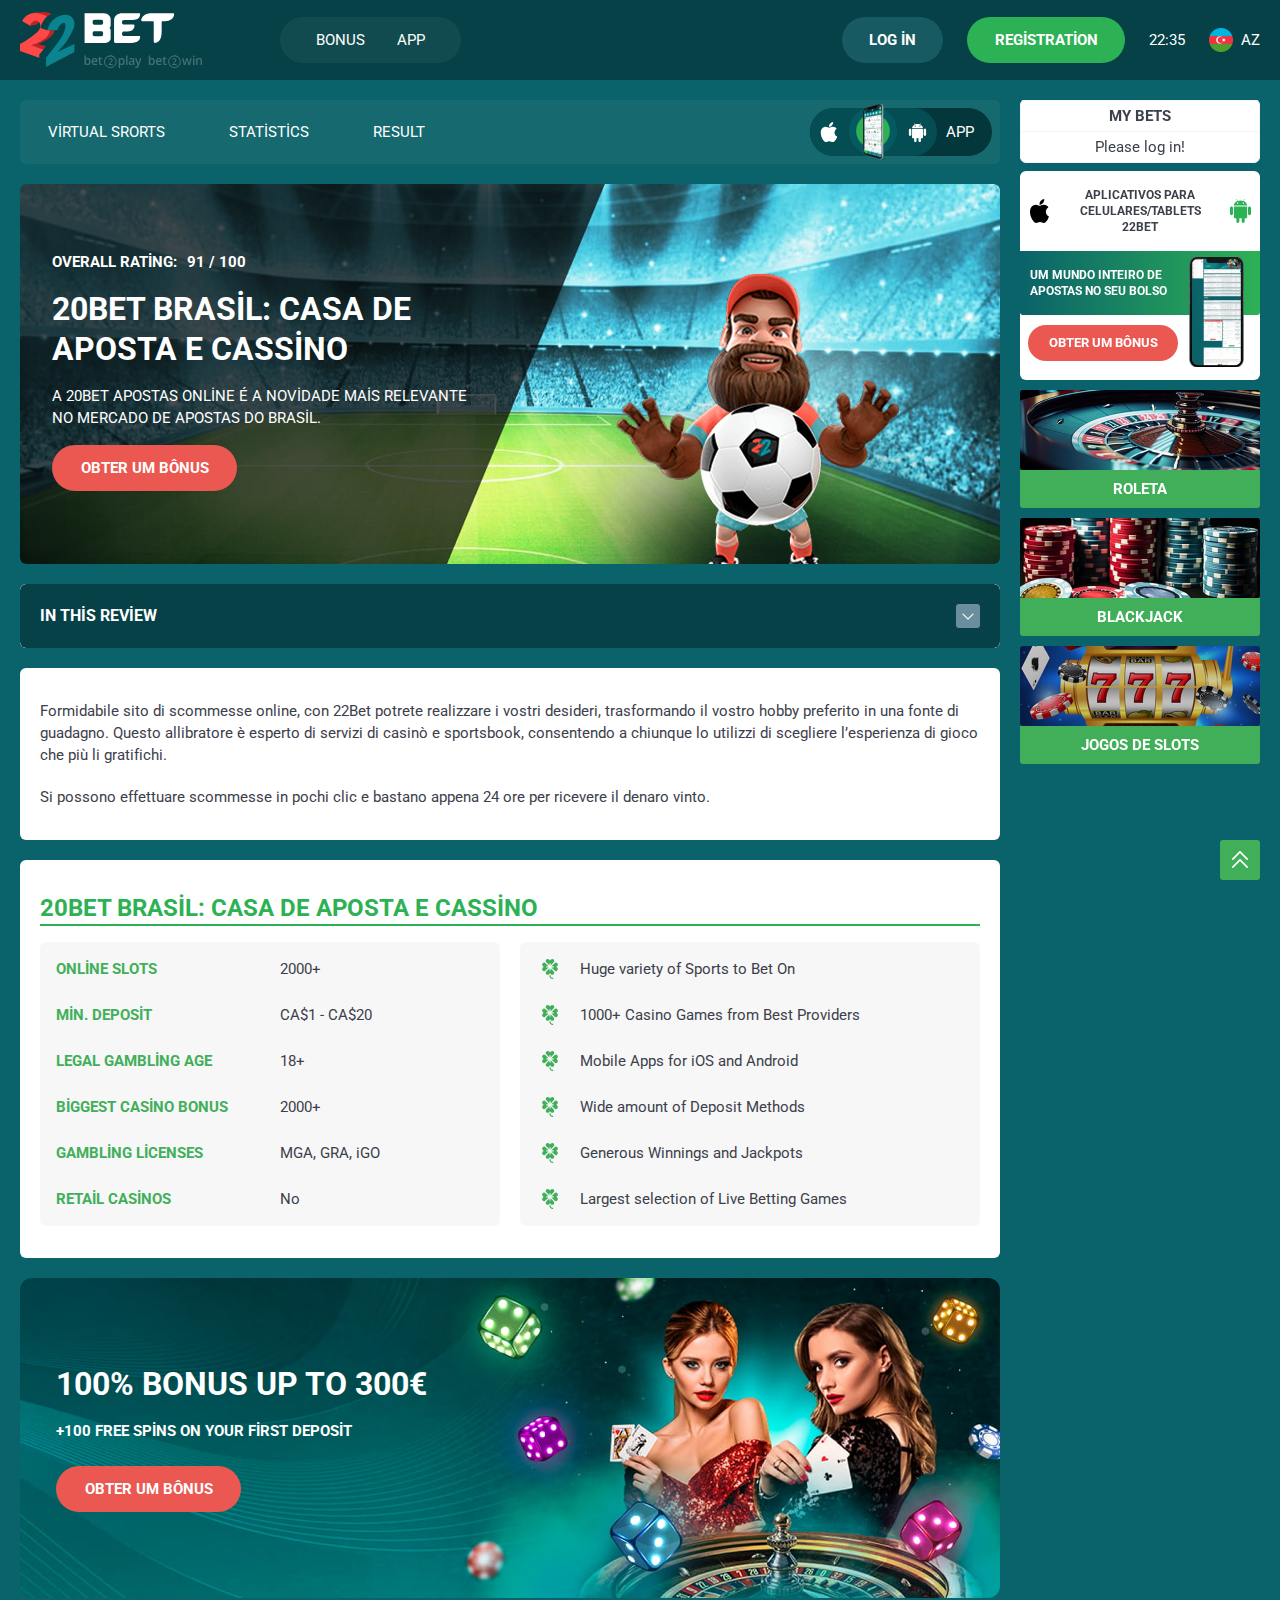
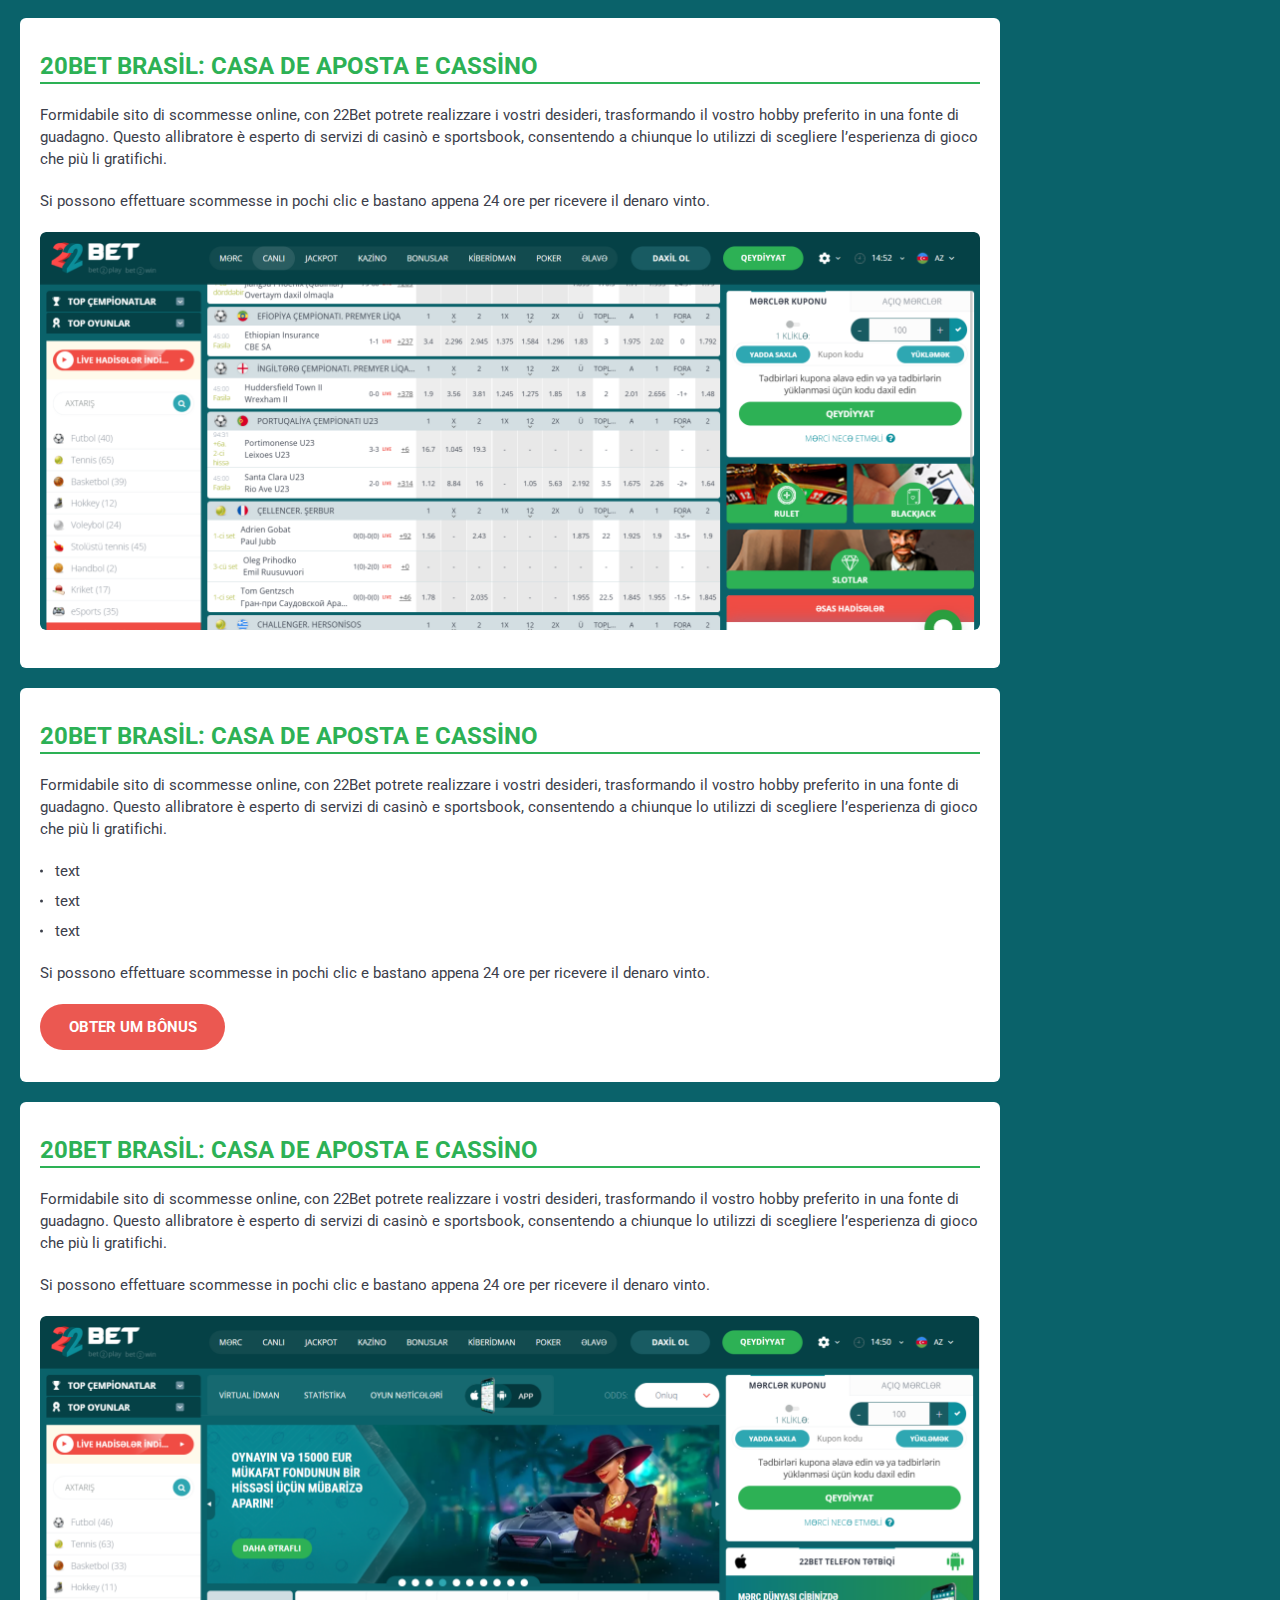
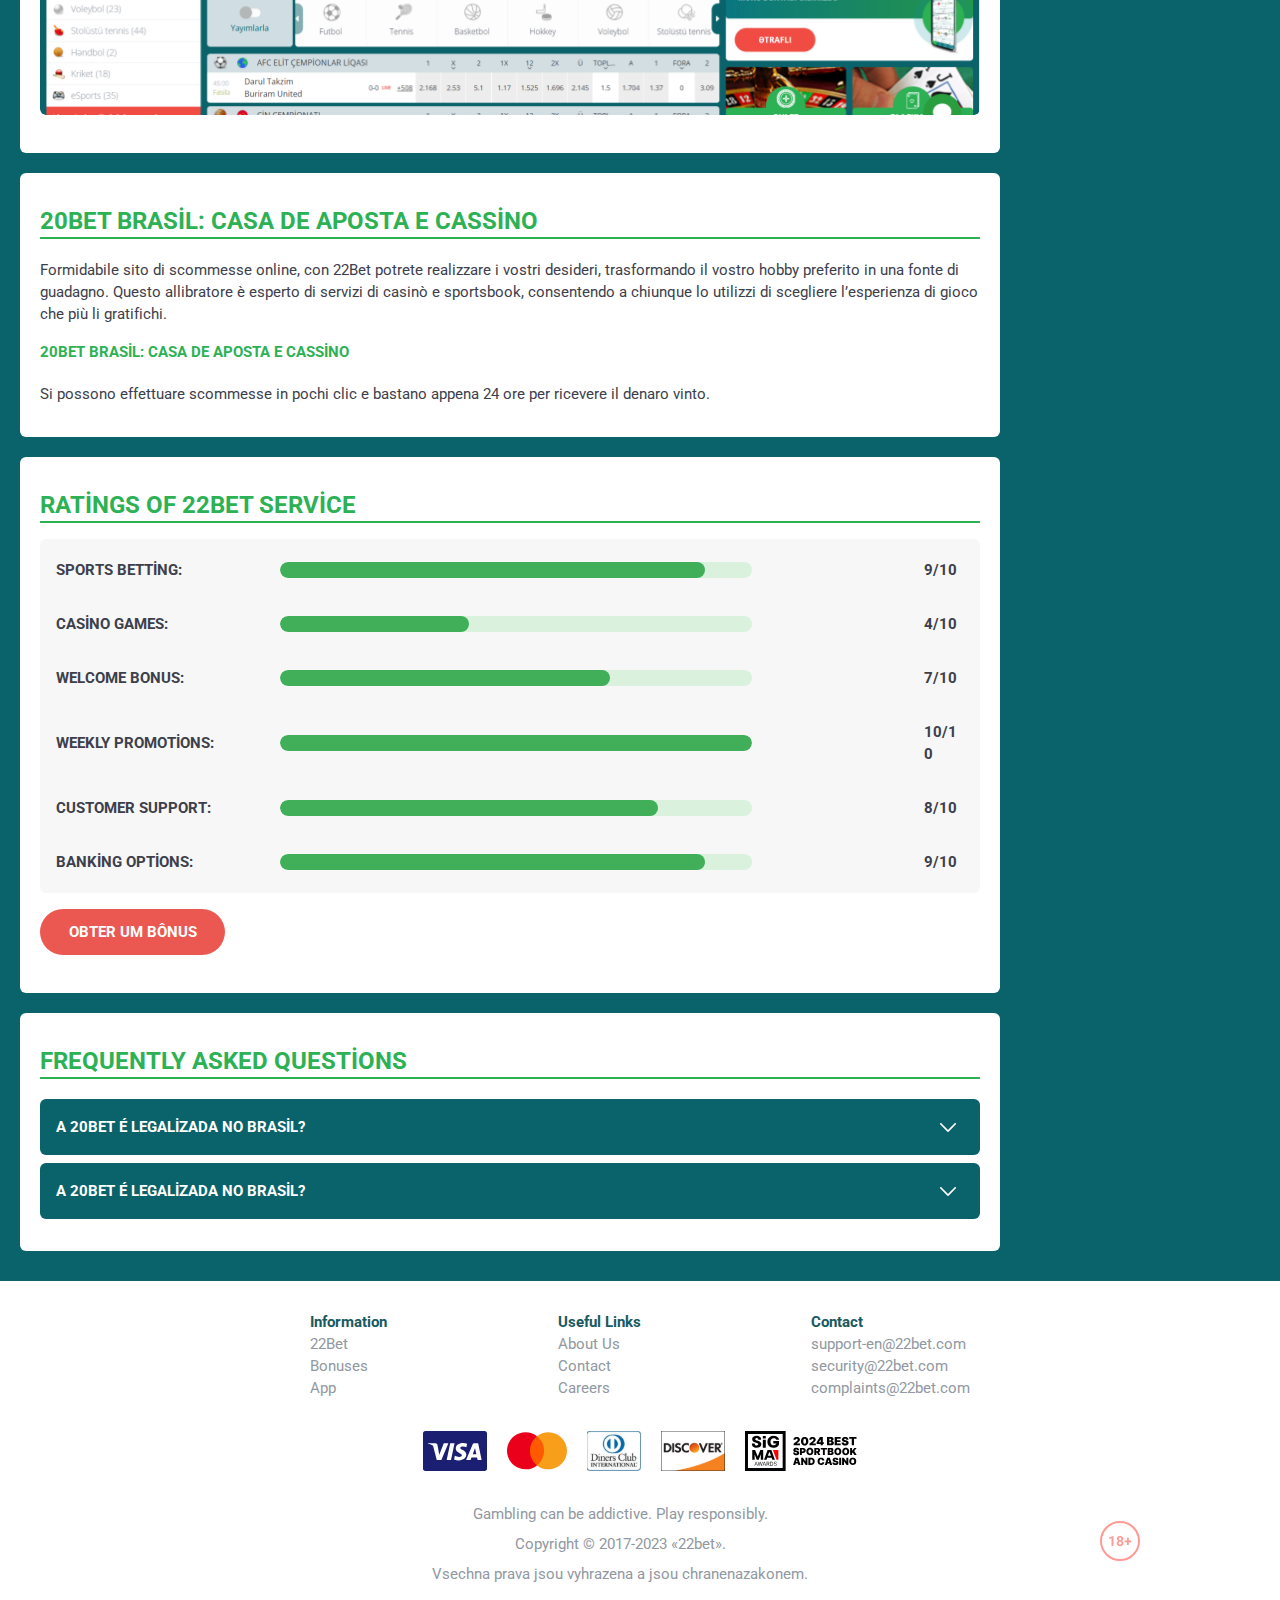
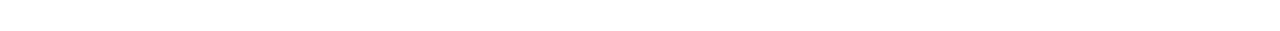
<file: index.html>
<!DOCTYPE html>
<html lang="az">
  <head>
    <meta charset="UTF-8" />
   
    <meta name="viewport" content="width=device-width, initial-scale=1.0" />
    <title>20Bet Brasil: casa de aposta e cassino</title>
    <meta name="description" content />
    <meta property="og:site_name" content />
    <meta property="og:title" content />
    <meta property="og:type" content="website" />
    <meta property="og:url" content />
    <meta property="og:image" content />
    <meta property="og:image:alt" content />
    <meta property="og:locale" content="az" />
    <meta property="og:description" content />
    <link rel="preconnect" href="https://fonts.googleapis.com" />
    <link rel="preconnect" href="https://fonts.gstatic.com" crossorigin="anonymous" />
    <link href="https://fonts.googleapis.com/css2?family=Roboto:wght@100;200;300;400;500;600;700;800;900&display=swap" rel="stylesheet"><link rel="stylesheet" href="./css/reset.css" />
    <link rel="stylesheet" href="./css/main.css" />
    <link rel="stylesheet" href="./css/media.css"/>
    <link rel="icon" href="./images/Group.png" type="image/x-icon"/>
    <script
    src="https://code.jquery.com/jquery-3.6.1.min.js"
    integrity="sha256-o88AwQnZB+VDvE9tvIXrMQaPlFFSUTR+nldQm1LuPXQ="
    crossorigin="anonymous"
  ></script>
  </head>
  <body>
    <header class="header">
      <section class="content header__content">
        <a href="./index.html" class="logo header__logo"
          ><img src="./images/logo.svg" alt="logo" title
        /></a>
        <button class="header__btn-menu" >
          <svg width="16px" height="16px" viewBox="0 0 16 16" xmlns="http://www.w3.org/2000/svg">
              <rect y="0" width="16" height="3" rx="1.5"></rect>
              <rect y="6.5" width="16" height="3" rx="1.5"></rect>
              <rect y="13" width="16" height="3" rx="1.5"></rect>
            </svg>
        </button>

          <nav class="menu header__menu">
            <ul class="header__menu-list">
                
              <li>
                <a href="./bonus.html">
                 Bonus
                </a>
              </li>
              <li>
                <a href="./app.html">
                 App
                </a>
              </li>
             
             
            </ul>
            <div class="header__button header__button-menu " >
              <a href="#" class="button  button__login-menu">log in</a>
              <a href="#" class="button button__menu">registration</a>
            </div>
           
          </nav>
            <a href="#" class="button button__login">log in</a>
            <a href="#" class="button button__singup">registration</a>
            <div id="clock" class="header__time">00:00</div>
            <a href="" class="header__flag">
                <span><img src="./images/flag.png" alt="flag" title /></span>
                <span>az</span>
              </a>
      </section>
    </header>
     <main class="main home">
      <section class="main__wrap">
        <aside class="sidebar sidebar-left ">
            <div class="sidebar-left__champion">
                <div class="top-champion__links-desk menu__review-desk">TOP Championships</div>
            </div>
            <div class="sidebar-left__matches">
                <div class="top-matches__links-desk menu__review-desk">Top matches</div>
            </div>
                <div class="sidebar-left__quik">
                  <div class="menu__links-desk"><a href="#">
                    <img src="./images/sidebar/liveEvents-sidebar.svg" alt="" title="">Live events: 143</a>
                  </div>
                  <ul class="menu__links">
                    <li>
                      <a href="#"
                        ><img
                          src="./images/sidebar/badminton.svg"
                          alt="sport"
                          title
                        />Badminton (5)</a
                      >
                    </li>
                    <li>
                      <a href="#"
                        ><img
                          src="./images/sidebar/basketball.svg"
                          alt="sport"
                          title
                        />Basketball (37)</a
                      >
                    </li>
                    <li>
                      <a href="#"
                        ><img
                          src="./images/sidebar/hoguei.svg"
                          alt="sport"
                          title
                        />Hoquei (4)</a
                      >
                    </li>
                    <li>
                      <a href="#"
                        ><img
                          src="./images/sidebar/billiards.svg"
                          alt="sport"
                          title
                        />Billiards (6)</a
                      >
                    </li>
                    
                    <li>
                      <a href="#"
                        ><img
                          src="./images/sidebar/volei.svg"
                          alt="sport"
                          title
                        />Volei (2)</a
                      >
                    </li>
                   
                  </ul>
                </div>
              
                <div class="sidebar-left__review">
                  <div class="menu__review-desk sidebar__desk">In this review</div>
                  <ul class="menu__review sidebar__list">
                    <li><a href="#">Review of 20Bet</a></li>
                    <li><a href="#">Registration</a></li>
                    <li><a href="#">22Bet Betting Expert Reviews </a></li>
                    <li><a href="#">Layouts and navigation</a></li>
                    <li><a href="#">Sports betting</a></li>
                    <li><a href="#">Sports offers</a></li>
                    <li><a href="#">Live betting</a></li>
                    <li><a href="#">Cash out</a></li>
                    <li><a href="#">Live stream</a></li>
                    
                  </ul>
                </div>
             
        </aside>
       <section class="content__wrapper ">

          <section class="content sport-menu">
            <ul class="sport-menu__list">
              <li>
                <a href="#">virtual srorts</a>
            </li>
            <li><a href="#">statistics</a></li>
            <li><a href="#">result</a></li>
          </ul>
          <div class=" sport-menu__wrap">
            <ul class="sport-menu__list-icon">
             
              <li><img src="./images/main/apple-app.svg" alt="icon" title></li>
              <li class="sport-menu__img"><img  src="./images/main/phone_small-app.svg" alt="icon" title></li>
              <li><img src="./images/main/android-app.svg" alt="icon" title></li>
            </ul>
            <p>app</p>
          </div>
          
          </section>
          <section class="content hero">
           
            <div class="background">
              <img src="./images/main/bg-main.png" alt="hero" title />
              
            </div>
            <div class="hero__wrapper">
              <div class="hero__data">
                <div class="hero__rating" itemscope itemtype="http://schema.org/Game">
                  <p>Overall Rating:</p>
                  <meta itemprop="name" content="https://bet22.az/">
                  <span itemprop="aggregateRating" itemscope itemtype="http://schema.org/AggregateRating">
                    <span itemprop="ratingValue">91</span>
                  <span>/</span> 
                  <span itemprop="bestRating">100</span>
                  <meta itemprop="reviewCount" content="100">
                  </span>
                </div>
                <h1 class="title general hero__title">
                  20Bet Brasil: casa de aposta e cassino
                </h1>
                <p>A 20Bet apostas online é a novidade mais relevante no mercado de apostas do Brasil.</p>
                <a href="#" class="button  hero__button">Obter um Bônus</a>
               
              </div>
             
            </div>
          </section>
          <section class="content menu-review__content">
              

            
                <div class="menu__review-desk menu__review-content">In this review</div>
                <ul class="menu__review menu__review-list">
                  <li><a href="#">Review of 20Bet</a></li>
                  <li><a href="#">Registration</a></li>
                  <li><a href="#">22Bet Betting Expert Reviews </a></li>
                  <li><a href="#">Layouts and navigation</a></li>
                  <li><a href="#">Sports betting</a></li>
                  <li><a href="#">Sports offers</a></li>
                  <li><a href="#">Live betting</a></li>
                  <li><a href="#">Cash out</a></li>
                  <li><a href="#">Live stream</a></li>
                </ul>
             
          
          </section>
          <section class="content article">
            <p>
              Formidabile sito di scommesse online, con 22Bet potrete realizzare
              i vostri desideri, trasformando il vostro hobby preferito in una
              fonte di guadagno. Questo allibratore è esperto di servizi di
              casinò e sportsbook, consentendo a chiunque lo utilizzi di
              scegliere l’esperienza di gioco che più li gratifichi.
            </p>
            <p>
              Si possono effettuare scommesse in pochi clic e bastano appena 24
              ore per ricevere il denaro vinto.
            </p>
          </section>
          <section class=" features">
               
           
                 <section class="content features">
                  <h2 class="title high features__title">20Bet Brasil: Casa de Aposta e Cassino</h2>
                    <div class="features__list">
                      <table class="about__table">
                        <tbody class="about__group">
                          
                            <tr>
                            <td>Online slots</td>
                            <td>2000+</td>
                           </tr>
                           
                           <tr>
                            <td>Min. deposit</td>
                            <td>CA$1 - CA$20</td>
                           </tr>
                           <tr>
                            <td>Legal gambling age</td>
                            <td>18+</td>
                          </tr>
                         
                            <tr>
                              <td>Biggest casino bonus</td>
                              <td>2000+</td>
                             </tr>
                            <tr>
                              <td>Gambling licenses</td>
                              <td>MGA, GRA, iGO</td>
                            </tr>
                            <tr>
                              <td>Retail casinos</td>
                              <td>No</td>
                            </tr>
                         
                        </tbody>
                      </table>
                      <div class="features__info">
                      <ul >
                        <li class="features__item">
                                Huge variety of Sports to Bet On
                        </li>
                        <li>
                          1000+ Casino Games from Best Providers
                        </li>
                        <li>
                          Mobile Apps for iOS and Android
                        </li>
                     
                        <li>
                          Wide amount of Deposit Methods
                        </li>
                        <li>
                          Generous Winnings and Jackpots
                        </li>
                        <li>
                         Largest selection of Live Betting Games
                        </li>
                      </ul>
                     </div>
                    </div>
                </section> 
               
                   
              
          </section> 
          <section class="content banner">
            <div class="background banner__background">
              
              <img src="./images/main/banner-main.png" alt="banner" title />
              
            </div>
            <div class="banner__info">
              <h2 class="title high banner__title-main">
                100% BONUS UP TO 300€<strong>+100 free spins on your first deposit</strong>
              </h2>
              <a href="#" class="button banner__button">Obter um Bônus</a>
            </div>
          </section>
          <section class="content article">
            <h2 class="title high article__title">20Bet Brasil: Casa de Aposta e Cassino</h2>
            
            <p>
              Formidabile sito di scommesse online, con 22Bet potrete realizzare
              i vostri desideri, trasformando il vostro hobby preferito in una
              fonte di guadagno. Questo allibratore è esperto di servizi di
              casinò e sportsbook, consentendo a chiunque lo utilizzi di
              scegliere l’esperienza di gioco che più li gratifichi.
            </p>
            <p>
              Si possono effettuare scommesse in pochi clic e bastano appena 24
              ore per ricevere il denaro vinto.
            </p>
            <div class="images">
              <img src="./images/main/image1-main.png" alt="banner" title />
            </div>
          </section>
          <section class="content article article__background">
            <h2 class="title high article__title">20Bet Brasil: Casa de Aposta e Cassino</h2>
            <p>
              Formidabile sito di scommesse online, con 22Bet potrete realizzare
              i vostri desideri, trasformando il vostro hobby preferito in una
              fonte di guadagno. Questo allibratore è esperto di servizi di
              casinò e sportsbook, consentendo a chiunque lo utilizzi di
              scegliere l’esperienza di gioco che più li gratifichi.
            </p>
            <ul>
              <li>text</li>
              <li>text</li>
              <li>text</li>
            </ul>
            <p>
              Si possono effettuare scommesse in pochi clic e bastano appena 24
              ore per ricevere il denaro vinto.
            </p>
            <a href="#" class="button article__button">Obter um Bônus</a>
          </section>
          <section class="content article">
            <h2 class="title high article__title">20Bet Brasil: Casa de Aposta e Cassino</h2>
           
            <p>
              Formidabile sito di scommesse online, con 22Bet potrete realizzare
              i vostri desideri, trasformando il vostro hobby preferito in una
              fonte di guadagno. Questo allibratore è esperto di servizi di
              casinò e sportsbook, consentendo a chiunque lo utilizzi di
              scegliere l’esperienza di gioco che più li gratifichi.
            </p>
            <p>
              Si possono effettuare scommesse in pochi clic e bastano appena 24
              ore per ricevere il denaro vinto.
            </p>
            <div class="images">
              <img src="./images/main/image2-main.png" alt="banner" title/>
            </div>
          </section>
          <section class="content article">
            <h2 class="title high article__title">20Bet Brasil: Casa de Aposta e Cassino</h2>
            <p>
              Formidabile sito di scommesse online, con 22Bet potrete realizzare
              i vostri desideri, trasformando il vostro hobby preferito in una
              fonte di guadagno. Questo allibratore è esperto di servizi di
              casinò e sportsbook, consentendo a chiunque lo utilizzi di
              scegliere l’esperienza di gioco che più li gratifichi.
            </p>

            <h3>20Bet Brasil: Casa de Aposta e Cassino</h3>

            <p>
              Si possono effettuare scommesse in pochi clic e bastano appena 24
              ore per ricevere il denaro vinto.
            </p>
            
          </section>
          <section class="content ratings ">
            <h2 class="ratings__title title high">
              Ratings of 22Bet Service
            </h2>
            
           
            <div class="ratings__content">
              <ul class="ratings__list">
                <li>
                  <div  class="ratings__info">
                    <p>Sports Betting:</p>
                    <div class="ratings__img">
                      <span style="width: 90%" ></span>
                    </div>
                    <span>9/10</span>
                  </div>
                  
  
                </li>
                <li>
                  <div class="ratings__info">
                    <p>Casino Games:</p>
                    <div class="ratings__img">
                      <span style="width: 40%" ></span>
                    </div>
                    <span>4/10</span>
                  </div>
                  
                 
                </li>
                <li>
                  <div class="ratings__info">
                    <p>Welcome Bonus:</p>
                    <div class="ratings__img">
                      <span style="width: 70%" ></span>
                    </div>
                    <span>7/10</span>
                  </div>
                 
  
                </li>
                <li>
                  <div class="ratings__info">
                    <p>Weekly Promotions:</p>
                    <div class="ratings__img">
                      <span style="width: 100%" ></span>
                    </div>
                    <span>10/10</span>
                  </div> 
                  
  
                </li>
                <li>
                  <div class="ratings__info">
                    <p>Customer Support:</p>
                    <div class="ratings__img">
                      <span style="width: 80%" ></span>
                      
                    </div>
                    <span>8/10</span>
                  </div>
                  
  
                </li>
                <li>
                  <div class="ratings__info">
                    <p>Banking Options:</p>
                    <div class="ratings__img">
                      <span style="width: 90%" ></span>
                    </div>
                    <span>9/10</span>
                  </div>
                  
  
                </li>
              </ul>
             
            </div>
        
            <a href="#" class="button ratings__button">Obter um Bônus</a>
          </section>
          <section class="content faq">
            <h2 class="title high faq__title">Frequently Asked Questions</h2>
            <ul class="faq__list " itemscope itemtype="https://schema.org/FAQPage">
              <li class="faq__item"  itemscope itemprop="mainEntity" itemtype="https://schema.org/Question">
                <h3 class="title medium faq__subtitle js-button-expander"  itemprop="name">A 20Bet é legalizada no Brasil?
                 </h3>
                <div  class="faq__answer js-expand-content" itemscope  itemprop="acceptedAnswer" itemtype="https://schema.org/Answer">
                  <p  itemprop="text">
                    Sim, a casa de apostas tem licença emitida por Curaçao, que é reconhecida no Brasil e a permite atuar por aqui.
                  </p>
                </div>
              </li>
              <li class="faq__item"  itemscope itemprop="mainEntity" itemtype="https://schema.org/Question">
                <h3 class="title medium faq__subtitle js-button-expander"  itemprop="name">A 20Bet é legalizada no Brasil?</h3>
                <div class="faq__answer js-expand-content" itemscope  itemprop="acceptedAnswer" itemtype="https://schema.org/Answer">
                  <p  itemprop="text">
                    Sim, a casa de apostas tem licença emitida por Curaçao, que é reconhecida no Brasil e a permite atuar por aqui.
                  </p>
                </div>
              </li> 
             
            </ul>
          </section>
          
        </section> 
        <aside class="sidebar sidebar-right ">
            <div class="sidebar__links">
                <p>My Bets</p>
                <a href="#">Please log in!</a>
            </div>
            
         
            <div class="sidebar__info">
                <img src="./images/sidebar/apple-right-sidebar.svg" alt="apple" title>
                <div class="sidebar__subtitle">APLICATIVOS PARA
                  CELULARES/TABLETS 22BET</div>
                <img src="./images/sidebar/android-right-sidebar.svg" alt="android" title>
              </div>
             <div class="sidebar__wrap">
              <div class="sidebar__deskription">
                <p>UM MUNDO INTEIRO DE
                  APOSTAS NO SEU BOLSO</p>
                <img src="./images/sidebar/phone-right-sidebar.svg" alt="iphone" title>
             </div>
             <a href="#" class="button sidebar__button">Obter um Bônus</a>
             </div>
             <div class="sidebar__cards">
              <a href="#"><img src="./images/sidebar/roulette.png" width="115" alt="roulette" title>
                <div class="sidebar__text sidebar__text-first">Roleta</div></a>
              <a href="#"><img src="./images/sidebar/blackjack.png" width="115" alt="blackjack" title>
                <div class="sidebar__text">Blackjack</div></a>
             <a href="#"><img src="./images/sidebar/slots.png" width="240" alt="slots" title>
              <div class="sidebar__text sidebar__text-last">Jogos de Slots</div></a>
             </div>
        </aside> 
        <div class=""  onclick="scrollToTop()">
          <button class="main__arrow" id="scrollToTopBtn"></button>
        </div> 
        
      </section>
    </main> 
     <footer class=" footer ">
      <section class="content footer__content">
        <ul class="footer__menu">
          <li>
            <div>Information</div>
            <ul class="footer__info">
              <li><a href="#">22Bet</a></li>
              <li><a href="#">Bonuses</a></li>
              <li><a href="#">App</a></li>
            </ul>
          </li>
          <li>
            <div>Useful Links</div>
            <ul class="footer__info">
              <li><a href="#">About Us</a></li>
              <li><a href="#">Contact</a></li>
              <li><a href="#">Careers</a></li>
            </ul>
          </li>
          <li>
            <div>Contact</div>
            <ul class="footer__info">
              <li><a href="mailto:support-en@22bet.com">support-en@22bet.com</a></li>
              <li><a href="mailto:security@22bet.com">security@22bet.com</a></li>
              <li><a href="mailto:complaints@22bet.com">complaints@22bet.com</a></li>
            </ul>
          </li>
        </ul>
       
          <ul class="footer__cards-list">
           
            <li>
              <a href="#"
                ><img src="./images/visa.svg" alt="cardvisa" title
              /></a>
            </li>
            <li>
              <a href="#"
                ><img
                  src="./images/mastercard.svg"
                  alt="mastercard"
                  title
              /></a>
            </li>
            <li>
                <a href="#"
                  ><img src="./images/diners.svg" alt="diners" title
                /></a>
              </li>
              <li>
                <a href="#"
                  ><img src="./images/discover.svg" alt="discover" title
                /></a>
              </li>
              <li>
                <a href="#"
                  ><img src="./images/sigma.svg" alt="sigma" title
                /></a>
              </li>
            
          </ul>
       
        <div class="footer__wrapp">
          <div class="footer__text">
            <p>
              Gambling can be addictive. Play responsibly.
            </p>
            <p>Copyright &copy;  2017-2023 «22bet».</p>
            <p>Vsechna prava jsou vyhrazena a jsou chranenazakonem.</p>
           
          </div>
          <div class="footer__age">
            <img src="./images/age.svg" alt="age" title />
          </div>
        </div>
      
      </section>
    </footer>
    <script src="./js/arrowUp.js" defer></script>
    <script src="./js/sidebar.js" defer></script>
    <script src="./js/expander.js" defer></script>
    <script src="./js/mobile-menu.js" defer></script>
    <script src="./js/clock.js" defer></script>
  </body>
</html>
</file>
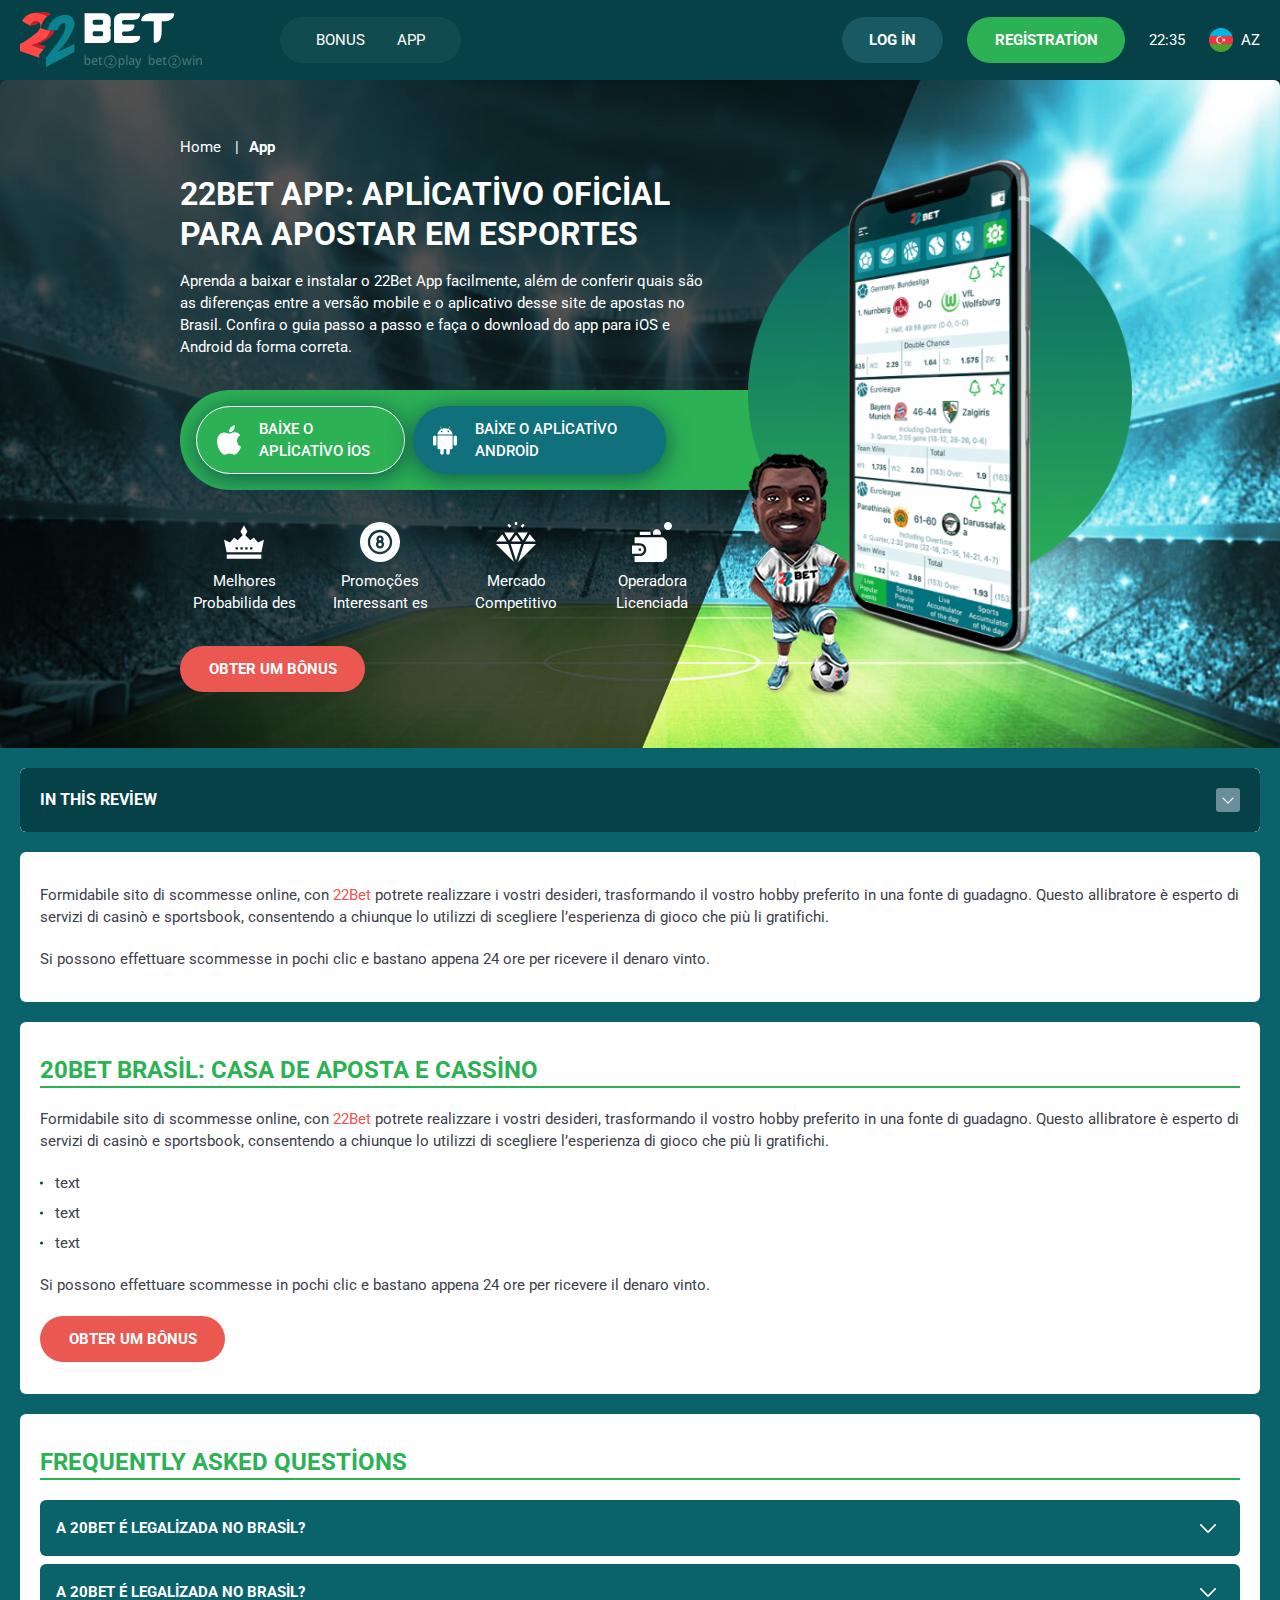
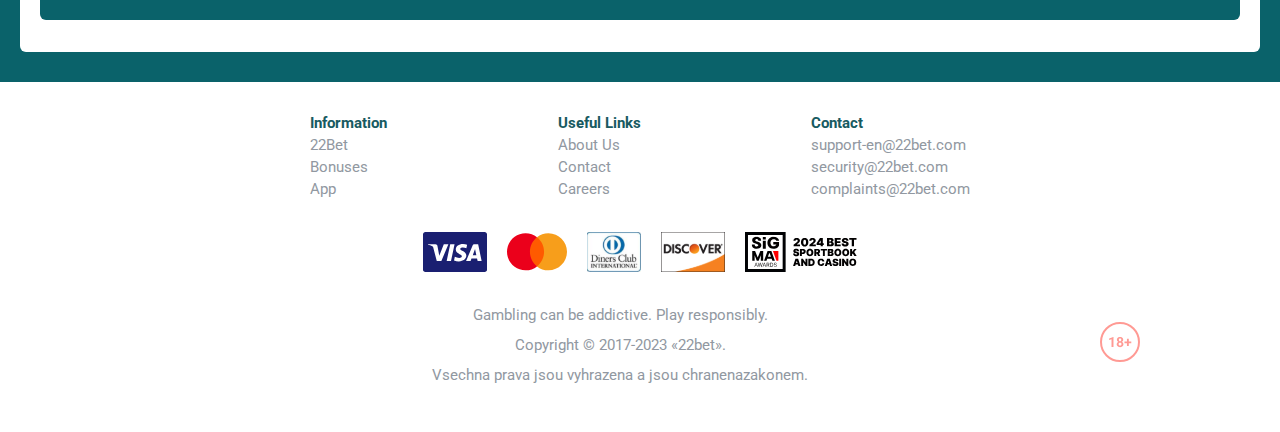
<file: app.html>
<!DOCTYPE html>
<html lang="az">
  <head>
    <meta charset="UTF-8" />
   
    <meta name="viewport" content="width=device-width, initial-scale=1.0" />
    <title>20Bet Brasil: casa de aposta e cassino</title>
    <meta name="description" content />
    <meta property="og:site_name" content />
    <meta property="og:title" content />
    <meta property="og:type" content="website" />
    <meta property="og:url" content />
    <meta property="og:image" content />
    <meta property="og:image:alt" content />
    <meta property="og:locale" content="az" />
    <meta property="og:description" content />
    <link rel="preconnect" href="https://fonts.googleapis.com" />
    <link rel="preconnect" href="https://fonts.gstatic.com" crossorigin="anonymous"/>
    
    <link href="https://fonts.googleapis.com/css2?family=Roboto:wght@100;200;300;400;500;600;700;800;900&display=swap" rel="stylesheet">
    
    <link rel="stylesheet" href="./css/reset.css" />
    <link rel="stylesheet" href="./css/main.css" />
    <link rel="stylesheet" href="./css/media.css"/>
    <link rel="icon" href="./images/Group.png" type="image/x-icon"/>
    <script
    src="https://code.jquery.com/jquery-3.6.1.min.js"
    integrity="sha256-o88AwQnZB+VDvE9tvIXrMQaPlFFSUTR+nldQm1LuPXQ="
    crossorigin="anonymous"
  ></script>
  </head>
  <body>
    <header class="header">
      <section class="content header__content ">
        <a href="./index.html" class="logo header__logo"
          ><img src="./images/logo.svg" alt="logo" title
        /></a>
        <button class="header__btn-menu" >
          <svg width="16px" height="16px" viewBox="0 0 16 16" xmlns="http://www.w3.org/2000/svg">
              <rect y="0" width="16" height="3" rx="1.5"></rect>
              <rect y="6.5" width="16" height="3" rx="1.5"></rect>
              <rect y="13" width="16" height="3" rx="1.5"></rect>
            </svg>
        </button>

          <nav class="menu header__menu">
            <ul class="header__menu-list">
                
              <li>
                <a href="./bonus.html">
                 Bonus
                </a>
              </li>
             
              <li>
                <a href="./app.html">
                 App
                </a>
              </li>
             
             
            </ul>
            <div class="header__button header__button-menu " >
              <a href="#" class="button  button__login-menu">log in</a>
              <a href="#" class="button button__menu">registration</a>
            </div>
          </nav>
        
         
         
            <a href="#" class="button button__login">log in</a>
            <a href="#" class="button button__singup">registration</a>
            <div id="clock" class="header__time">00:00</div>
            <a href="" class="header__flag">
                <span><img src="./images/flag.png" alt="flag" title /></span>
                <span>az</span>
              </a>
      </section>
    </header>
     <main class="main home main-page">
        <section class=" hero hero__page hero__page-app">
           
            <div class="background background-page">
              <img src="./images/app/bg-app.png" alt="hero" title />
              
            </div>
            <div class="hero__wrapper hero__wrapper-page">
              <div class="hero__data hero__data-page">
                <ul
                class="breadcrumbs "
                itemscope
                itemtype="https://schema.org/BreadcrumbList"
              >
                <li
                  itemprop="itemListElement"
                  itemscope
                  itemtype="https://schema.org/ListItem"
                >
                  <a href="#" itemprop="item">
                    <span itemprop="name">Home</span></a
                  >
                  <meta itemprop="position" content="1" />
                </li>
                <li
                  itemprop="itemListElement"
                  itemscope
                  itemtype="https://schema.org/ListItem"
                >
                  <a href="#" itemprop="item"> <span itemprop="name">App</span></a>
                  <meta itemprop="position" content="2" />
                </li>
              </ul>
                <h1 class="title general hero__title">
                  22Bet App: Aplicativo Oficial para Apostar em Esportes
                </h1>
                <p class="hero__text-page">Aprenda a baixar e instalar o 22Bet App facilmente, além de conferir quais são as diferenças entre a versão mobile e o aplicativo desse site de apostas no Brasil. Confira o guia passo a passo e faça o download do app para iOS e Android da forma correta.</p>
                <div class="banner__content banner__content-app">
             
                  <a href="#" class="banner__btn banner__btn-app">
                    Baixe o Aplicativo iOS
                  </a>
                  <a href="#" class="banner__btn banner__btn-android"
                    >Baixe o
                    Aplicativo Android</a
                  >
                </div>
                <ul class="hero__list">
                  <li>Melhores Probabilida des</li>
                  <li>Promoções Interessant es</li>
                  <li>Mercado Competitivo</li>
                  <li>Operadora Licenciada</li>
                </ul>
                <a href="#" class="button  hero__button hero__button-page">Obter um Bônus</a>
               
              </div>

             <div class="hero__img">
              <img src="./images/app/phone-app.png" alt="phone" title>
              <div>
                <img class="hero__images-decor" src="./images/app/app-decor.png" alt="" title>
              </div>
             </div>
            </div>
          </section>
      <section class="main__wrap main__wrap-page">
        <aside class="sidebar sidebar-left ">
                <div class="sidebar-left__review">
                  <div class="menu__review-desk sidebar__desk">In this review</div>
                  <ul class="menu__review sidebar__list">
                    <li><a href="#">Review of 20Bet</a></li>
                    <li><a href="#">Registration</a></li>
                    <li><a href="#">22Bet Betting Expert Reviews </a></li>
                    <li><a href="#">Layouts and navigation</a></li>
                    <li><a href="#">Sports betting</a></li>
                    <li><a href="#">Sports offers</a></li>
                    <li><a href="#">Live betting</a></li>
                    <li><a href="#">Cash out</a></li>
                    <li><a href="#">Live stream</a></li>
                  </ul>
                </div>
             
        </aside>
       <section class="content__wrapper content__wrapper-page">
          <section class="content menu-review__content">
                <div class="menu__review-desk menu__review-content">In this review</div>
                <ul class="menu__review menu__review-list">
                  <li><a href="#">Review of 20Bet</a></li>
                  <li><a href="#">Registration</a></li>
                  <li><a href="#">22Bet Betting Expert Reviews </a></li>
                  <li><a href="#">Layouts and navigation</a></li>
                  <li><a href="#">Sports betting</a></li>
                  <li><a href="#">Sports offers</a></li>
                  <li><a href="#">Live betting</a></li>
                  <li><a href="#">Cash out</a></li>
                  <li><a href="#">Live stream</a></li>
                </ul>
             
          
          </section>
          <section class="content article">
           
            <p>
              Formidabile sito di scommesse online, con <a class="article__links" href="#">22Bet</a> potrete realizzare
              i vostri desideri, trasformando il vostro hobby preferito in una
              fonte di guadagno. Questo allibratore è esperto di servizi di
              casinò e sportsbook, consentendo a chiunque lo utilizzi di
              scegliere l’esperienza di gioco che più li gratifichi.
            </p>
            <p>
              Si possono effettuare scommesse in pochi clic e bastano appena 24
              ore per ricevere il denaro vinto.
            </p>
          </section>
         
          <section class="content article article-page">
            <h2 class="title high article__title">20Bet Brasil: Casa de Aposta e Cassino</h2>
            <p>
              Formidabile sito di scommesse online, con <a class="article__links" href="#">22Bet</a> potrete realizzare
              i vostri desideri, trasformando il vostro hobby preferito in una
              fonte di guadagno. Questo allibratore è esperto di servizi di
              casinò e sportsbook, consentendo a chiunque lo utilizzi di
              scegliere l’esperienza di gioco che più li gratifichi.
            </p>
            <ul>
              <li>text</li>
              <li>text</li>
              <li>text</li>
            </ul>
            <p>
              Si possono effettuare scommesse in pochi clic e bastano appena 24
              ore per ricevere il denaro vinto.
            </p>
            
            <a href="#" class="button article__button article__button-page">Obter um Bônus</a>
          </section>
          <section class="content faq">
            <h2 class="title high faq__title">Frequently Asked Questions</h2>
            <ul class="faq__list " itemscope itemtype="https://schema.org/FAQPage">
              <li class="faq__item"  itemscope itemprop="mainEntity" itemtype="https://schema.org/Question">
                <h3 class="title medium faq__subtitle js-button-expander"  itemprop="name">A 20Bet é legalizada no Brasil?
                 </h3>
                <div  class="faq__answer js-expand-content" itemscope  itemprop="acceptedAnswer" itemtype="https://schema.org/Answer">
                  <p  itemprop="text">
                    Sim, a casa de apostas tem licença emitida por Curaçao, que é reconhecida no Brasil e a permite atuar por aqui.
                  </p>
                </div>
              </li>
              <li class="faq__item"  itemscope itemprop="mainEntity" itemtype="https://schema.org/Question">
                <h3 class="title medium faq__subtitle js-button-expander"  itemprop="name">A 20Bet é legalizada no Brasil?</h3>
                <div class="faq__answer js-expand-content" itemscope  itemprop="acceptedAnswer" itemtype="https://schema.org/Answer">
                  <p  itemprop="text">
                    Sim, a casa de apostas tem licença emitida por Curaçao, que é reconhecida no Brasil e a permite atuar por aqui.
                  </p>
                </div>
              </li> 
              
            </ul>
          </section>
          
        </section> 
        
       
        
      </section>
    </main> 
    <footer class=" footer ">
      <section class="content footer__content">
        <ul class="footer__menu">
          <li>
            <div>Information</div>
            <ul class="footer__info">
              <li><a href="#">22Bet</a></li>
              <li><a href="#">Bonuses</a></li>
              <li><a href="#">App</a></li>
            </ul>
          </li>
          <li>
            <div>Useful Links</div>
            <ul class="footer__info">
              <li><a href="#">About Us</a></li>
              <li><a href="#">Contact</a></li>
              <li><a href="#">Careers</a></li>
            </ul>
          </li>
          <li>
            <div>Contact</div>
            <ul class="footer__info">
              <li><a href="mailto:support-en@22bet.com">support-en@22bet.com</a></li>
              <li><a href="mailto:security@22bet.com">security@22bet.com</a></li>
              <li><a href="mailto:complaints@22bet.com">complaints@22bet.com</a></li>
            </ul>
          </li>
        </ul>
       
          <ul class="footer__cards-list">
           
            <li>
              <a href="#"
                ><img src="./images/visa.svg" alt="cardvisa" title
              /></a>
            </li>
            <li>
              <a href="#"
                ><img
                  src="./images/mastercard.svg"
                  alt="mastercard"
                  title
              /></a>
            </li>
            <li>
                <a href="#"
                  ><img src="./images/diners.svg" alt="diners" title
                /></a>
              </li>
              <li>
                <a href="#"
                  ><img src="./images/discover.svg" alt="discover" title
                /></a>
              </li>
              <li>
                <a href="#"
                  ><img src="./images/sigma.svg" alt="sigma" title
                /></a>
              </li>
            
          </ul>
       
        <div class="footer__wrapp">
          <div class="footer__text">
            <p>
              Gambling can be addictive. Play responsibly.
            </p>
            <p>Copyright &copy;  2017-2023 «22bet».</p>
            <p>Vsechna prava jsou vyhrazena a jsou chranenazakonem.</p>
           
          </div>
          <div class="footer__age">
            <img src="./images/age.svg" alt="age" title />
          </div>
        </div>
      
      </section>
    </footer>
    
    <script src="./js/sidebar.js" defer></script>
    <script src="./js/expander.js" defer></script>
    <script src="./js/mobile-menu.js" defer></script>
    <script src="./js/clock.js" defer></script>
  </body>
</html>
</file>
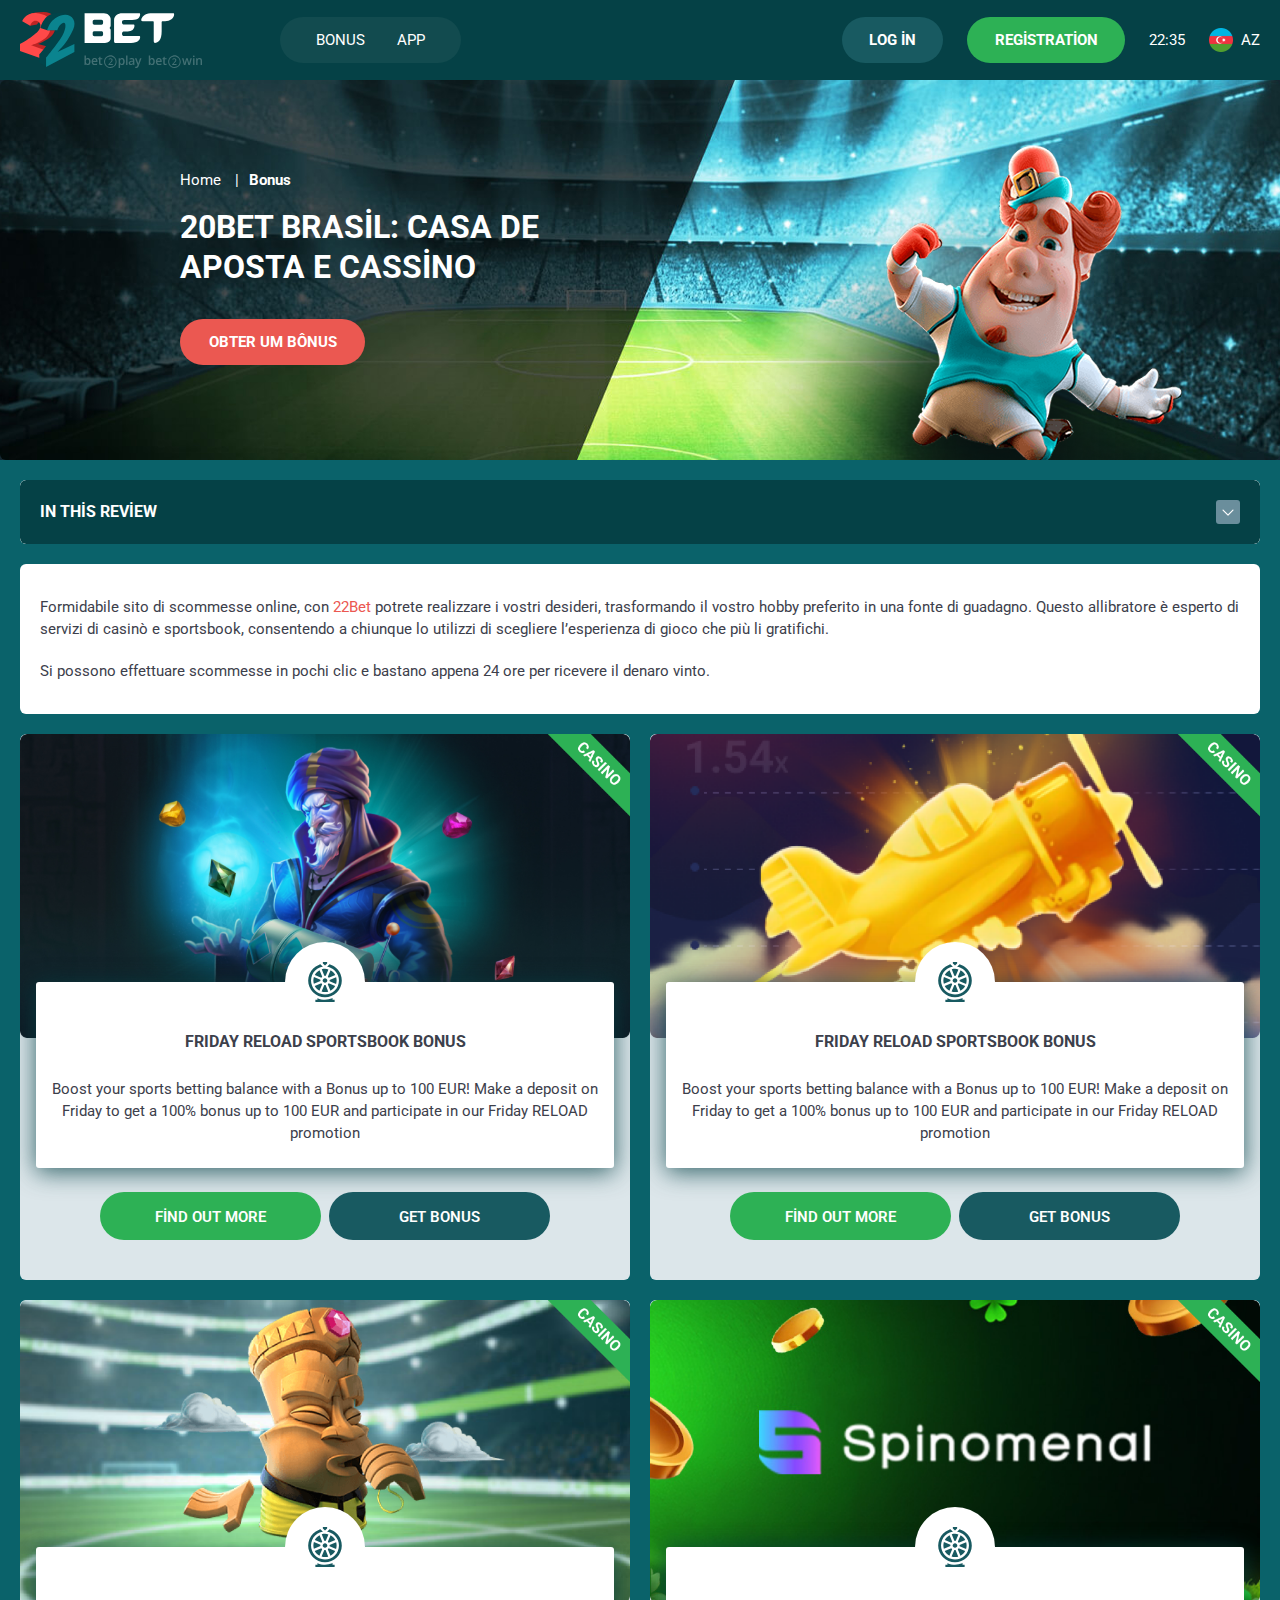
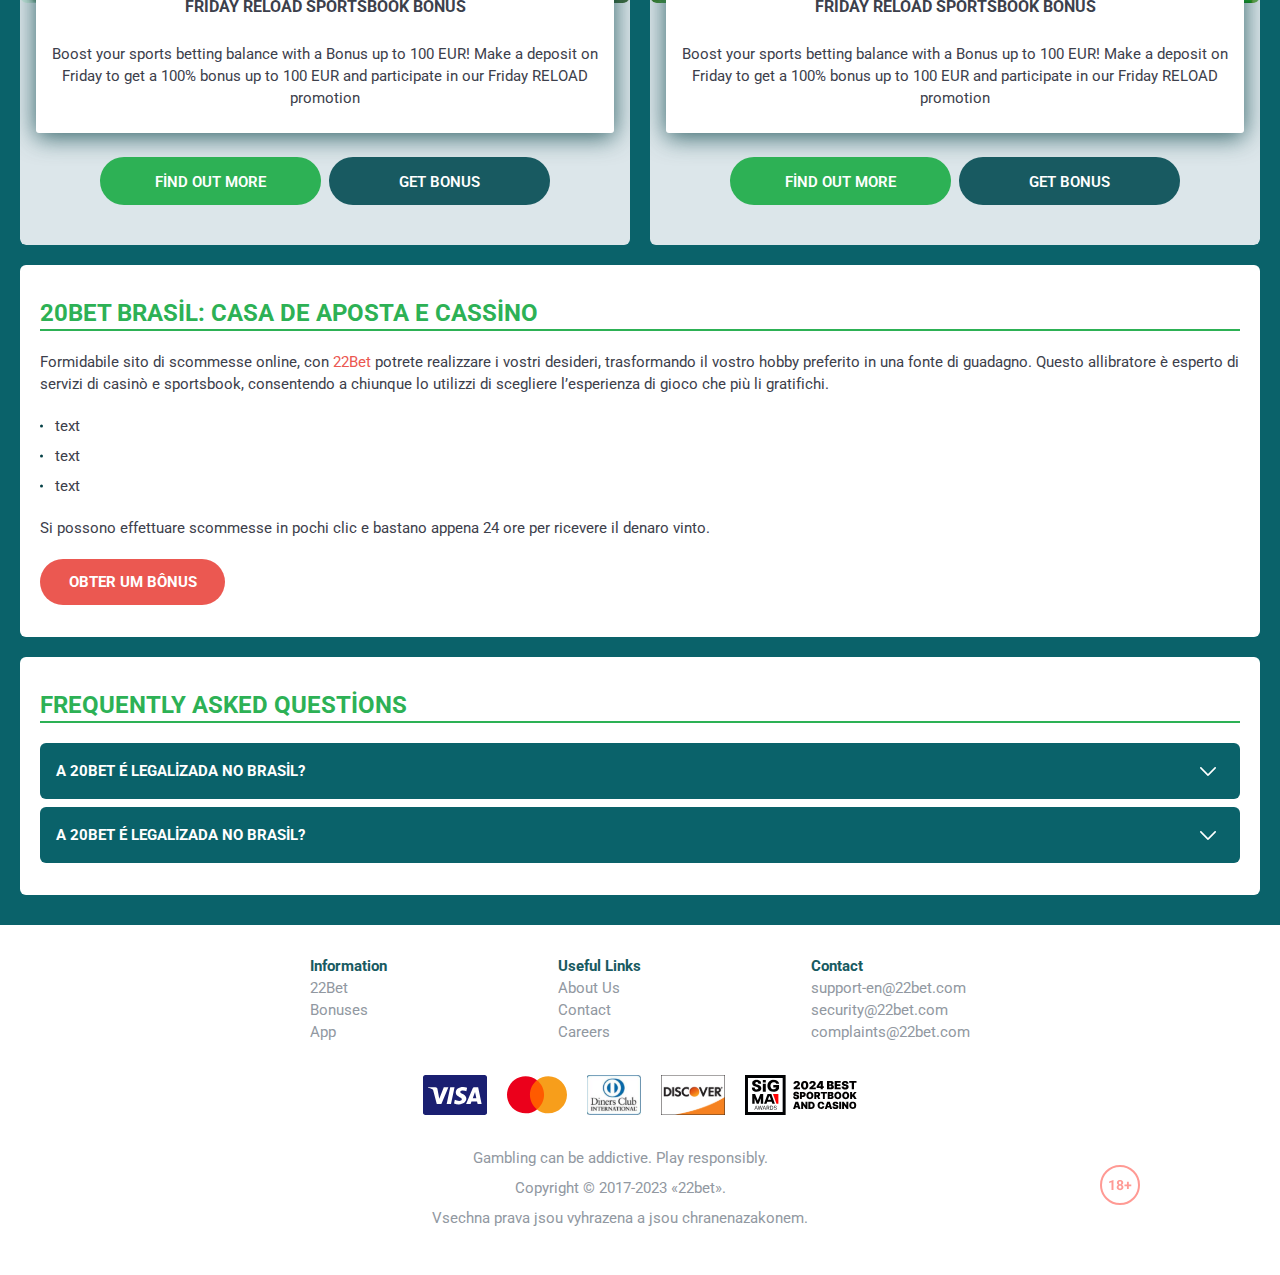
<file: bonus.html>
<!DOCTYPE html>
<html lang="az">
  <head>
    <meta charset="UTF-8" />
   
    <meta name="viewport" content="width=device-width, initial-scale=1.0" />
    <title>20Bet Brasil: casa de aposta e cassino</title>
    <meta name="description" content />
    <meta property="og:site_name" content />
    <meta property="og:title" content />
    <meta property="og:type" content="website" />
    <meta property="og:url" content />
    <meta property="og:image" content />
    <meta property="og:image:alt" content />
    <meta property="og:locale" content="az" />
    <meta property="og:description" content />
    <link rel="preconnect" href="https://fonts.googleapis.com" />
    <link rel="preconnect" href="https://fonts.gstatic.com" crossorigin="anonymous" />
    
    <link href="https://fonts.googleapis.com/css2?family=Roboto:wght@100;200;300;400;500;600;700;800;900&display=swap" rel="stylesheet">
    <link rel="stylesheet" href="./css/reset.css" />
    <link rel="stylesheet" href="./css/main.css" />
    <link rel="stylesheet" href="./css/media.css"/>
    <link rel="icon" href="./images/Group.png" type="image/x-icon"/>
    <script
    src="https://code.jquery.com/jquery-3.6.1.min.js"
    integrity="sha256-o88AwQnZB+VDvE9tvIXrMQaPlFFSUTR+nldQm1LuPXQ="
    crossorigin="anonymous"
  ></script>
  </head>
  <body>
    <header class="header">
      <section class="content header__content ">
        <a href="./index.html" class="logo header__logo"
          ><img src="./images/logo.svg" alt="logo" title
        /></a>
        <button class="header__btn-menu" >
          <svg width="16px" height="16px" viewBox="0 0 16 16" xmlns="http://www.w3.org/2000/svg">
              <rect y="0" width="16" height="3" rx="1.5"></rect>
              <rect y="6.5" width="16" height="3" rx="1.5"></rect>
              <rect y="13" width="16" height="3" rx="1.5"></rect>
            </svg>
        </button>

          <nav class="menu header__menu">
            <ul class="header__menu-list">
               
              <li>
                <a href="./bonus.html">
                 Bonus
                </a>
              </li>
             
              <li>
                <a href="./app.html">
                 App
                </a>
              </li>
            
             
            </ul>
            <div class="header__button header__button-menu " >
              <a href="#" class="button  button__login-menu">log in</a>
              <a href="#" class="button button__menu">registration</a>
            </div>
          </nav>
            <a href="#" class="button button__login">log in</a>
            <a href="#" class="button button__singup">registration</a>
            <div id="clock" class="header__time">00:00</div>
            <a href="" class="header__flag">
                <span><img src="./images/flag.png" alt="flag" title /></span>
                <span>az</span>
              </a>
      </section>
    </header>
     <main class="main home main-page">
        <section class=" hero hero__page">
           
            <div class="background background-page">
              <img src="./images/bonus/bg-bonus.png" alt="hero" title />
              
            </div>
            <div class="hero__wrapper hero__wrapper-page">
              <div class="hero__data hero__data-bonus">
                <ul
                class="breadcrumbs "
                itemscope
                itemtype="https://schema.org/BreadcrumbList"
              >
                <li
                  itemprop="itemListElement"
                  itemscope
                  itemtype="https://schema.org/ListItem"
                >
                  <a href="#" itemprop="item">
                    <span itemprop="name">Home</span></a
                  >
                  <meta itemprop="position" content="1" />
                </li>
                <li
                  itemprop="itemListElement"
                  itemscope
                  itemtype="https://schema.org/ListItem"
                >
                  <a href="#" itemprop="item"> <span itemprop="name">Bonus</span></a>
                  <meta itemprop="position" content="2" />
                </li>
              </ul>
                <h1 class="title general hero__title">
                  20Bet Brasil: casa de aposta e cassino
                </h1>
               
                <a href="#" class="button  hero__button ">Obter um Bônus</a>
               
              </div>
             
            </div>
          </section>
      <section class="main__wrap main__wrap-page">
        <aside class="sidebar sidebar-left ">
                <div class="sidebar-left__review">
                  <div class="menu__review-desk sidebar__desk">In this review</div>
                  <ul class="menu__review sidebar__list">
                    <li><a href="#">Review of 20Bet</a></li>
                    <li><a href="#">Registration</a></li>
                    <li><a href="#">22Bet Betting Expert Reviews </a></li>
                    <li><a href="#">Layouts and navigation</a></li>
                    <li><a href="#">Sports betting</a></li>
                    <li><a href="#">Sports offers</a></li>
                    <li><a href="#">Live betting</a></li>
                    <li><a href="#">Cash out</a></li>
                    <li><a href="#">Live stream</a></li>
                  </ul>
                </div>
             
        </aside>
       <section class="content__wrapper content__wrapper-page">
          <section class="content menu-review__content">
                <div class="menu__review-desk menu__review-content">In this review</div>
                <ul class="menu__review menu__review-list">
                  <li><a href="#">Review of 20Bet</a></li>
                  <li><a href="#">Registration</a></li>
                  <li><a href="#">22Bet Betting Expert Reviews </a></li>
                  <li><a href="#">Layouts and navigation</a></li>
                  <li><a href="#">Sports betting</a></li>
                  <li><a href="#">Sports offers</a></li>
                  <li><a href="#">Live betting</a></li>
                  <li><a href="#">Cash out</a></li>
                  <li><a href="#">Live stream</a></li>
                </ul>
             
          
          </section>
          <section class="content article">
          
            <p>
              Formidabile sito di scommesse online, con <a class="article__links" href="#">22Bet</a> potrete realizzare
              i vostri desideri, trasformando il vostro hobby preferito in una
              fonte di guadagno. Questo allibratore è esperto di servizi di
              casinò e sportsbook, consentendo a chiunque lo utilizzi di
              scegliere l’esperienza di gioco che più li gratifichi.
            </p>
            <p>
              Si possono effettuare scommesse in pochi clic e bastano appena 24
              ore per ricevere il denaro vinto.
            </p>
          </section>
          <section class="content bonuses">
            <ul class="bonuses__list">
               <li class="bonuses__item">
                 
                  <div class="bonuses__img">
                     <img src="./images/bonus/banner-bonus1.png" alt="" title="">
                  </div>
                  <div class="bonuses__desc">
                     <div class="wrap">
                        <span class="bonuses__icon">
                           <img src="./images/bonus/bonus-icon.svg" alt="" title="">
                        </span>
                        <h2 class="title high bonuses__title">FRIDAY RELOAD SPORTSBOOK BONUS</h2>
                        <div class="bonuses__text">
                           <p>Boost your sports betting balance with a Bonus up to 100 EUR! Make a deposit on Friday to get a 100% bonus up to 100 EUR and participate in our Friday RELOAD promotion</p>
                        </div>
                        
                     </div>
                     <div class="bonuses__buttons">
                      <a href="#" class="button bonuses__button">Find out more</a>
                      <a href="#" class="button bonuses__button">Get Bonus</a>
                   </div>
                  </div>
                  
               </li>
               <li class="bonuses__item">
                 
                  <div class="bonuses__img">
                     <img src="./images/bonus/banner-bonus2.png" alt="" title="">
                  </div>
                  <div class="bonuses__desc">
                     <div class="wrap">
                        <span class="bonuses__icon">
                           <img src="./images/bonus/bonus-icon.svg" alt="" title="">
                        </span>
                        <h2 class="title high bonuses__title">FRIDAY RELOAD SPORTSBOOK BONUS</h2>
                        <div class="bonuses__text">
                           <p>Boost your sports betting balance with a Bonus up to 100 EUR! Make a deposit on Friday to get a 100% bonus up to 100 EUR and participate in our Friday RELOAD promotion</p>
                        </div>
                        
                     </div>
                     <div class="bonuses__buttons">
                      <a href="#" class="button bonuses__button">Find out more</a>
                      <a href="#" class="button bonuses__button">Get Bonus</a>
                   </div>
                  </div>
               </li>
               <li class="bonuses__item">
                
                  <div class="bonuses__img">
                     <img src="./images/bonus/banner-bonus3.png" alt="" title="">
                  </div>
                  <div class="bonuses__desc">
                     <div class="wrap">
                        <span class="bonuses__icon">
                           <img src="./images/bonus/bonus-icon.svg" alt="" title="">
                        </span>
                        <h2 class="title high bonuses__title">FRIDAY RELOAD SPORTSBOOK BONUS</h2>
                        <div class="bonuses__text">
                           <p>Boost your sports betting balance with a Bonus up to 100 EUR! Make a deposit on Friday to get a 100% bonus up to 100 EUR and participate in our Friday RELOAD promotion</p>
                        </div>
                       
                     </div>
                     <div class="bonuses__buttons">
                      <a href="#" class="button bonuses__button">Find out more</a>
                      <a href="#" class="button bonuses__button">Get Bonus</a>
                   </div>
                  </div>
               </li>
               <li class="bonuses__item">
                  
                  <div class="bonuses__img">
                     <img src="./images/bonus/banner-bonus4.png" alt="" title="">
                  </div>
                  <div class="bonuses__desc">
                     <div class="wrap">
                        <span class="bonuses__icon">
                           <img src="./images/bonus/bonus-icon.svg" alt="" title="">
                        </span>
                        <h2 class="title high bonuses__title">FRIDAY RELOAD SPORTSBOOK BONUS</h2>
                        <div class="bonuses__text">
                           <p>Boost your sports betting balance with a Bonus up to 100 EUR! Make a deposit on Friday to get a 100% bonus up to 100 EUR and participate in our Friday RELOAD promotion</p>
                        </div>
                        
                     </div>
                     <div class="bonuses__buttons">
                      <a href="#" class="button bonuses__button">Find out more</a>
                      <a href="#" class="button bonuses__button">Get Bonus</a>
                      
                   </div>
                  </div>
               </li>
            </ul>
         </section>
        
          <section class="content article article-page">
            <h2 class="title high article__title">20Bet Brasil: Casa de Aposta e Cassino</h2>
            <p>
              Formidabile sito di scommesse online, con <a class="article__links" href="#">22Bet</a> potrete realizzare
              i vostri desideri, trasformando il vostro hobby preferito in una
              fonte di guadagno. Questo allibratore è esperto di servizi di
              casinò e sportsbook, consentendo a chiunque lo utilizzi di
              scegliere l’esperienza di gioco che più li gratifichi.
            </p>
            <ul>
              <li>text</li>
              <li>text</li>
              <li>text</li>
            </ul>
            <p>
              Si possono effettuare scommesse in pochi clic e bastano appena 24
              ore per ricevere il denaro vinto.
            </p>
           
            <a href="#" class="button article__button article__button-page">Obter um Bônus</a>
          </section>
          <section class="content faq">
            <h2 class="title high faq__title">Frequently Asked Questions</h2>
            <ul class="faq__list " itemscope itemtype="https://schema.org/FAQPage">
              <li class="faq__item"  itemscope itemprop="mainEntity" itemtype="https://schema.org/Question">
                <h3 class="title medium faq__subtitle js-button-expander"  itemprop="name">A 20Bet é legalizada no Brasil?
                 </h3>
                <div  class="faq__answer js-expand-content" itemscope  itemprop="acceptedAnswer" itemtype="https://schema.org/Answer">
                  <p  itemprop="text">
                    Sim, a casa de apostas tem licença emitida por Curaçao, que é reconhecida no Brasil e a permite atuar por aqui.
                  </p>
                </div>
              </li>
              <li class="faq__item"  itemscope itemprop="mainEntity" itemtype="https://schema.org/Question">
                <h3 class="title medium faq__subtitle js-button-expander"  itemprop="name">A 20Bet é legalizada no Brasil?</h3>
                <div class="faq__answer js-expand-content" itemscope  itemprop="acceptedAnswer" itemtype="https://schema.org/Answer">
                  <p  itemprop="text">
                    Sim, a casa de apostas tem licença emitida por Curaçao, que é reconhecida no Brasil e a permite atuar por aqui.
                  </p>
                </div>
              </li> 
             
            </ul>
          </section>
          
        </section> 
        
       
        
      </section>
    </main> 
    <footer class=" footer ">
      <section class="content footer__content">
        <ul class="footer__menu">
          <li>
            <div>Information</div>
            <ul class="footer__info">
              <li><a href="#">22Bet</a></li>
              <li><a href="#">Bonuses</a></li>
              <li><a href="#">App</a></li>
            </ul>
          </li>
          <li>
            <div>Useful Links</div>
            <ul class="footer__info">
              <li><a href="#">About Us</a></li>
              <li><a href="#">Contact</a></li>
              <li><a href="#">Careers</a></li>
            </ul>
          </li>
          <li>
            <div>Contact</div>
            <ul class="footer__info">
              <li><a href="mailto:support-en@22bet.com">support-en@22bet.com</a></li>
              <li><a href="mailto:security@22bet.com">security@22bet.com</a></li>
              <li><a href="mailto:complaints@22bet.com">complaints@22bet.com</a></li>
            </ul>
          </li>
        </ul>
       
          <ul class="footer__cards-list">
           
            <li>
              <a href="#"
                ><img src="./images/visa.svg" alt="cardvisa" title
              /></a>
            </li>
            <li>
              <a href="#"
                ><img
                  src="./images/mastercard.svg"
                  alt="mastercard"
                  title
              /></a>
            </li>
            <li>
                <a href="#"
                  ><img src="./images/diners.svg" alt="diners" title
                /></a>
              </li>
              <li>
                <a href="#"
                  ><img src="./images/discover.svg" alt="discover" title
                /></a>
              </li>
              <li>
                <a href="#"
                  ><img src="./images/sigma.svg" alt="sigma" title
                /></a>
              </li>
            
          </ul>
       
        <div class="footer__wrapp">
          <div class="footer__text">
            <p>
              Gambling can be addictive. Play responsibly.
            </p>
            <p>Copyright &copy;  2017-2023 «22bet».</p>
            <p>Vsechna prava jsou vyhrazena a jsou chranenazakonem.</p>
           
          </div>
          <div class="footer__age">
            <img src="./images/age.svg" alt="age" title />
          </div>
        </div>
      
      </section>
    </footer>
    
    <script src="./js/sidebar.js" defer></script>
    <script src="./js/expander.js" defer></script>
    <script src="./js/mobile-menu.js" defer></script>
    <script src="./js/clock.js" defer></script>
  </body>
</html>
</file>
<file: css/main.css>
html{
    -webkit-text-size-adjust: 100%;
    scroll-behavior: smooth;
  }
  
  body {
      display: block;
      position: relative;
      width: 100%;
      background: #0A626A;
      
      font-family: 'Roboto', sans-serif;
      font-size: 15px;
      font-weight: 400;
      line-height: 22px;
      text-align: left;
      color: #3C404B;
      overflow-x: hidden;
    }
  
    
    .content {
      display: block;
      position: relative;
      width: 100%;
      max-width: 1020px;
      overflow: hidden;
      border-radius: 6px;
      background: #ffffff;
      padding:32px 20px;
      margin: 0 auto 20px auto;
    }
    
    h1,
    h2,
    h3,
    h4,
    .title {
      display: block;
      position: relative;
      font-size: 32px;
      font-weight: 700;
      line-height: 40px;
      text-align: center;
      color: #ffffff;
    }
    
    h1,
    .title.general {
      text-transform: uppercase;
    }
    
    h2,
    .title.high {
      display: flex;
      align-items: center;
      justify-content: left;
      font-size: 24px;
      line-height: 32px;
      color: #2DB155;
      text-transform: uppercase;
      border-bottom: 2px solid #2DB155;
    
    }

    
    h3,
    title.medium {
      font-size: 15px;
      line-height: 22px;
      text-align: left;
      color: #2DB155;
      text-transform: uppercase;
    }
    
    article > *,
    .article > *,
    .desk > * {
      margin-top: 20px;
    }
    
    article > *:first-child,
    .article > *:first-child,
    .desk > *:first-child {
      margin-top: 0 !important;
    }
    
    article > h2,
    .article > h2,
    .desk > h2 {
      margin-top: 32px;
    }
    
    article > h3,
    .article > h3,
    .desk > h3 {
      margin-top: 16px;
    }
    
    .button {
      
      position: relative;
    display: inline-block;
      min-width: 185px;
      height: 46px;
      border-radius: 50px;
      background: #EB5851;
      overflow: hidden;
      font-size: 15px;
      font-weight: 700;
      line-height: 18px;
      text-align: center;
      text-decoration: none;
      text-transform: uppercase;
      color: #ffffff;
      white-space: nowrap;
      cursor: pointer;
      padding: 14px 24px;
      margin: 0 auto;
    
      transition: all 0.5s;
    }
    
    .button:hover {
      background: #2DB155;

    }
    
    
    .header,
    .main ,.footer {
      display: flex;
      position: relative;
      justify-content: space-between;
      align-items: center;
     
      max-width: 1600px;
      max-width: 100%;
      
      margin: 0 auto;
    }
    
    .background{
      display: block;
      position: absolute;
      bottom: 0;left: 0;
      height: 100%;
      width: 100%;
      overflow: hidden;
    }
    
    .background img{
      position: relative;
      width: 100%;height: 100%;object-fit: cover;
      border-radius: 6px;
    }
    
    .images img{
      border-radius: 6px;
      width: 100%;
      height: 100%;
      overflow: hidden;
    }

    .faq {
      overflow-anchor: none;
    }
    
    /* -------------------HEADER---------------- */
    .header {
      position: fixed;
      top: 0;
      left: 0;
      right: 0;
      width: 100%;
      z-index: 100;
      background: #054146;
      
    }
    
    .header__content {
      position: relative;
      display: flex;
      flex-direction: row;
      align-items: center;
      justify-content: space-between;
      max-width: 1600px;
      max-height: 80px;
      border-radius: 0;
      background: #054146;
      padding: 16px 30px;
      margin: 0 auto;
    }
    
    .logo {
      display: block;
      position: relative;
      flex: 0 0 182px;
      margin-right: 78px;
    }
    
    .logo img {
      display: block;
      position: relative;
      width: auto;
      max-height: 56px;
    }
    
    .logo:hover{
      transform: scale(1.1);
    }
    .header__menu {
      display: flex;
      white-space: nowrap;
      max-height: calc(100vh - 60px);
    overflow-y: auto;
    }
    
    
    
    .header__menu-list {
      display: flex;
      justify-content: center;
      align-items: center;
      white-space: nowrap;
      flex: 1 1 auto;
      gap: 8px;
      background: #124B4F;
      border-radius: 50px;
      padding: 0 24px;


    }
    .header__menu-list li {
      display: block;
      padding:  12px;
    }
    
    .header__menu-list li a {
      display: inline-flex;
      position: relative;
      align-items: center;
      font-weight: 400;
      font-size: 15px;
      line-height: 22px;
      text-transform: uppercase;
      color:#FFFFFF;
      transition: all 0.5s;
     
    }
    
    .header__menu-list a:hover {
      color: #2DB155;
      
    }
    
    .menu a{
      display: none;
    }
    
  
    span {
      display: inline-block;
    }
    
    .header__menu-list a img,
    .header__flag img {
      width: 24px;
      height: 24px;
      vertical-align: middle;
    }
    
    .header__menu-list a span:last-child {
      margin-left: 16px;
    }
    
    .header__flag span:first-child {
      flex: 0 1 24px;
      margin-right: 8px;
      
    }

    
    .header__flag {
      display: flex
;
    align-items: center;
      margin-left: 24px;
      color:#ffffff;
      text-transform: uppercase;
    }

    .button__login{
        margin-left: auto;
    }

    .button__login{
      line-height: 22px;
        min-width: 101px;
        background: #185A61;
        padding: 12px 24px;
        margin: 0 24px 0 auto;
    }
    
 .button__singup{
  line-height: 22px;
  min-width: 158px;
  padding: 12px 24px;
  background: #2DB155;

    margin: 0;
 }

 .button__singup:hover{
  background: #185A61;
 }
    .header__time{
        color:#FFFFFF;
        position: relative;
        margin-left: 24px;
    }

   
    .button__login:hover {
      background: #2DB155;
    }
    
    .header__btn-menu{
      display: block;
      flex: 0 1 auto;
      min-width: 0;
      border:1px solid #ffffff; 
      border-radius: 10px;
      background:#0A626A;
      padding: 12px;
      margin-left: 12px;
      order: 3;
     
      
    }
    
    
    svg {
      position: relative;
      fill: #ffffff;
      line-height: 1;
      vertical-align: 1;
    }
    
     
    
     
    
    
    /* ------------------ MAIN------------- */
    .main.home{
      display: flex;
      margin-bottom: 70px;
    }
    
    .main__wrap {
      display: flex;
      position: relative;
      flex: 1 1 100%;
      justify-content: center;
      align-items: stretch;
      max-width: 1600px;
      padding: 20px 30px;
      margin: 0 auto;
    }
    
    
    
    /*--------------------MAIN__SIDEBAR-------------- */
    
    
    .sidebar {
      position: relative;
      align-self: stretch;
     
      flex: 0 0 240px;
      
    }
    
    .sidebar {
      
      align-self: stretch;
      position: sticky;
      flex: 0 0 240px;
      top: 100px;
      bottom: 20px;
      height: calc(100vh - 110px);
      overflow: auto;
    
    }
  
    .sidebar::-webkit-scrollbar {
      display: none;
    }
    
    .sidebar-left__quik,
    .sidebar-left__review{
      overflow: hidden;
      border-radius: 6px;
      background: #Ffffff;
      
  
    }
    
    .sidebar-left__quik{
      margin-bottom: 20px;
      
    }
    
    
    .menu__review-desk {
        position: relative;
      background: #054146;
      font-weight: 700;
      font-size: 16px;
      line-height: 24px;
      text-transform: uppercase;
      color: #ffffff;
      
      padding: 8px 12px;
    }

    .top-champion__links-desk,.top-matches__links-desk{
        position: relative;
        border-top-right-radius: 6px;
        border-top-left-radius: 6px;
        font-size: 15px;line-height: 22px;
        padding-left: 40px;
    }
    .top-champion__links-desk{
        margin-bottom: 2px;
    }

    .top-champion__links-desk::before,.top-matches__links-desk::before{
        content:'';
        display: block;
        position: absolute;
        left: 12px;
      top:50%;
      transform: translateY(-50%);
      width: 16px;
      height: 16px;
      background: url(../images/sidebar/champion.svg) center center / contain;
      transition:  all 0.5s;


    }

    .top-matches__links-desk::before{
        background: url(../images/sidebar/matches.svg) center center / contain;
    }
    .top-matches__links-desk{
        margin-bottom: 20px;
    }
  
    .menu__links li,
    .menu__review li {
      position: relative;
      padding: 8px 16px;
      
  
    }
    .menu__links li:not(:last-child)
   {
        border-bottom: 1px solid #F1F3F5;
    } 


    .menu__review li{
      padding:8px 12px ;
      
      
      
    }
    
    .menu__links li a{
        font-size: 15px;font-weight: 400;
      color: #959FA8;
      line-height: 22px;
      
    }

    .menu__review li a{
        position: relative;
        color: #3C404B;
        font-weight: 400;
        font-size: 16px;
        line-height: 24px;
        
    }
    
    .menu__links li a img {
      vertical-align: middle;
      margin-right: 8px;
    }
    
    .sidebar__review {
      margin-top: 20px;
      
    }
    
    .menu__review-content::after,.menu__review-desk::after {
      content: "";
      position: absolute;
      right: 8px;
      top:50%;
      transform: translateY(-50%);
      width: 16px;
      height: 16px;
      background: url(../images/sidebar/sidebar-arrowDown.svg) center center / contain;
      transition:  all 0.5s;
    }

    .menu__review-content::after,.sidebar__desk::after{
      width: 24px;height: 24px;
      right: 20px;
    }
    
    .sidebar__desk::after{
      right: 8px;
    }
    
    .menu__review-content.active::after,.menu__review-desk.active::after {
       transition:  all 0.5s;
       background: url(../images/sidebar/sidebar-arrowUp.svg) center center / contain;
    }
    
    .menu-review__content{
      display: none;
      padding: 0;
      margin-bottom: 20px;
      
      
    }
  
    .menu__review-content{
      position: relative;
      padding: 20px;
      border-radius: 6px;
      
    }

    .menu__links-desk{
        background: #FFFAEB;
        padding: 16px;


    }
    .menu__links-desk a{
        position: relative;
        display: flex;
        align-items: center;
        background: #F04C44;
        color:#ffffff;
      
        font-size: 15px;
        font-weight: 700;
        line-height: 22px;
        padding: 5px;
        text-transform: uppercase;
        border-radius: 60px;
        padding: 9px;
        
    }

    .menu__links-desk a img{
      height: 32px;width: 32px;
      margin-right: 8px;
      height: 100%;
      display: block;
     
    }

    .menu__links-desk a:hover{
        transform: scale(1.1);
    }

    .menu__links-desk a::after{
        content:'';
        display: block;position: absolute;
        top:50%;
        transform: translateY(-50%);
        right:0px;
        width: 38px;
        height: 8px;
        background: url(../images/sidebar/live-events-sidebar.svg) no-repeat center center / contain;

    }
  
    .menu__review-content.active{
      border-bottom-left-radius: 0;
      border-bottom-right-radius: 0;
    }
    
    .menu__review li a {
     
      position: relative;
      white-space: nowrap;
      transition: all 0.5s;
    }
  
    .menu__review li:hover a{
      color: #2DB155;
      font-weight: 700;
      font-size: 15px;
      
    }
   
    .menu__review li:hover{
      border-bottom: 2px solid #2DB155;
    }
    
     
    .menu__review.active{
      display: block;
      background: #ffffff;
      border-radius: 20px;
    }
    .menu__review-list{
      padding: 0;
    }
    .menu__review-list li{
      padding: 8px 16px;
    }
    .content__wrapper {
      margin: 0 10px;
    
      flex: 0 1 calc(100% - 240px * 2 - 10px * 2);
    }

    .sidebar__info {
        display: flex;
        justify-content: center;
        border-top-left-radius: 6px;
        border-top-right-radius: 6px;
        background: #ffffff;
        gap: 10px;
        padding: 0 8px;
      }
      .sidebar__subtitle {
        font-size: 12px;
        font-weight: 700;
        line-height: 16px;
        text-align: center;
        text-transform: uppercase;
        color: #3C404B;
        
        padding: 16px 0;
      }
      
      .sidebar__deskription {
        position: relative;
        height: 64px;
        border-bottom-left-radius: 3px;
        border-bottom-right-radius: 3px;
        background: linear-gradient(90deg, #0A626A 0%, #2DB155 100%);

      }
      
       .sidebar__deskription p {
        max-width: 180px;
        font-weight: 700;
        font-size: 12px;
        line-height: 16px;
        text-align: left;
        text-transform: uppercase;
        color: #ffffff;
      
        padding: 16px 10px;
      }
      
      .sidebar__deskription img {
        position: absolute;
        top: 10%;
        right: 16px;
        width: 55px;
        min-height: 110px;
        height: 100%;
      } 

      .sidebar__links{
        background: #ffffff;
        border: 1px solid #F1F3F5;
        border-radius: 6px;
        margin-bottom: 8px;
        box-shadow: 0px -1px 0px 0px #F1F3F5;

      }

      .sidebar__links p, .sidebar__links a{
        display: block;
        font-size: 15px;
        font-weight: 400;
        line-height: 22px;
        text-align: center;
        color:#3C404B;
        
        padding: 4px 8px;
       

      }

      .sidebar__links p{
        border-bottom: 1px solid #F1F3F5;
        font-weight: 700;
        text-transform: uppercase;

      }

      .sidebar__wrap {
        max-height: 158px;
        border-bottom-left-radius: 6px;
        border-bottom-right-radius: 6px;
        background: #ffffff;
        margin-bottom: 10px;
      }
      
      .sidebar__button {
        display: inline-block;
        min-width: 150px;
        height: 36px;
        font-weight: 700;
        font-size: 13px;
        line-height: 20px;
        background: #EB5851;
        padding: 8px 16px;
        margin: 10px 8px 13px 8px;
      }
      
      .sidebar__cards {
        display: flex;
        flex-direction: column;
        
        gap: 8px;
      }

      .sidebar__cards img{
        display: block;
        width: 100%;
        height: 100%;
      }
      
      .sidebar__cards a{
        height: 120px;
      }

      .sidebar__cards a img{
        position: relative;
        width: 100%;
        height:auto;
        height: 80px;
        display: block;
        border-top-left-radius: 3px;
        border-top-right-radius: 3px;
        border-radius: 3px;
        
      }
      
      .sidebar__text{
        position: absolute;
        bottom:2px;
        background: #41AF5A;
        display: flex
;
    justify-content: center;
    width: 100%;
        padding: 8px 16px;
        border-bottom-left-radius: 3px;
        border-bottom-right-radius: 3px;
        color:#ffffff;
        font-weight: 700;
        font-size: 15px;
        line-height: 22px;
        text-transform: uppercase;
        overflow: hidden;
        
      }
      
      
  /* ------------------sport-menu----------------------- */

      .sport-menu{
        display: flex;
        background:#176970 ;
       gap:20px;
        border-radius: 6px;
        padding: 8px;
      }
      
      .sport-menu__list{
        display: flex;
        flex-direction: row;
        gap:24px;
        align-items: center;
        flex-wrap: wrap;
      }

      .sport-menu__list li a{
        display: block;
        color:#ffffff;
        text-transform: uppercase;
        padding: 13px 20px;
        transition: all 0.5s;
      }

      .sport-menu__list li a:hover{
        color:#2DB155;
      }

      .sport-menu__wrap{
        display: flex;
        
        background: #04373C;
        border-radius: 50px;
        min-width: 182px;
       
        padding-right: 18px;
      }

      .sport-menu__list-icon{
        position: relative;
        display: flex;flex-direction: row;
        gap:66px;
        align-items: center;;
        background: #034D53;
        border-radius: 50px;
        padding: 8px;
        
      }

     
    
      .sport-menu__wrap p {
        color:#ffffff;
        font-size: 15px;font-weight: 400;line-height: 22px;
        text-transform: uppercase;
        text-align: center;
        width: 50px;
        
    display: flex
;
    align-items: center;
    justify-content: flex-end;
}


.sport-menu__list-icon  {
  position: relative;}
  
  .sport-menu__list-icon li img
    {
      display: block;
    }

       .sport-menu__img{
        position: absolute;
        
    top: 50%;
    left: 50%;
    transform: translate(-50%, -50%);
    height: 56px;
     width: 48px;
     z-index: 10;
      }
     
      
    /* -----------hero ----------- */
    .content__wrapper{
      position: relative;
        top: 80px;
        
      margin-left: 20px;
      margin-right: 20px;  
    
    }
    
    .hero{
      padding: 0;
      height: 380px;
      display: flex;
      background:none;
  
      align-items: center;
      padding: 24px 24px 24px 0;
  }
    
    .hero__wrapper {
     
      display: flex;
      align-items: center;
     
    }
    
  
    .hero__data{
    display: block;
      position: relative;
        max-width: 500px;
      padding: 32px; 
    }
    
    .hero__title{
      margin-bottom: 16px;
      text-align: start;
      
    }
  
    .hero__data p{
      color:#ffffff;
      text-transform: uppercase;
      
    }
    
    
    .hero__rating {
      display: flex;
      font-weight: 700;
      align-items: center;
      text-transform: uppercase;
      color:#ffffff;
      margin-bottom: 16px;
    }
    
    .hero__rating p{
     margin-right: 10px;
    
     
    }
    .hero__button{
      display: inline-block;
    
      margin-top: 16px;
      
      
      
    }

    .hero__data  li:nth-child(1) span{
      font-weight: 400;
    }
    .hero__data span{
      font-size: 15px;
      font-weight: 700;
      line-height: 18px;
     
        color:#FFFFFF;
    }

    
    
   .hero__data .hero__span{
      font-weight: 400;
      font-size: 12px;line-height: 18px;
      color:#ffffff;
    }
    
    
    
 /* ------about----------- */
table {
  width: 50%;
  display: flex;
  background: #F7F7F7;
  border-radius: 6px;
  border-collapse: separate;
  padding: 8px 0;


}
.about__group {
  display: flex;
  flex-direction: column;
  width: 100%;
  gap: 8px;

}
.about__group + .about__group {
  margin-left: 20px;
}
 table tr ,.features ul li {
  position: relative;
  display: flex;
  padding: 8px 16px ;

 
 
 
}


table td:first-child {
  width: 50%;
  font-weight: 700;
  color:#41AF5A;
  text-transform: uppercase;

}

table td:last-child {
  width: 50%;
  padding-left: 10px;
}

/* ------------features------ */

.features__info  {
  display: block;
  position: relative;
  background: #F7F7F7;
  border-radius: 6px;
  height: auto;
  padding: 8px 0;
  
} 
.features__list {
  display: flex;
  gap: 20px;
  justify-content: space-between;
 }

  .features ul li {
    display: flex;
    align-items: center;
    padding: 8px 20px 8px 60px;
  }

  .features ul li::before{
    content: '';
    display: block;
    position: absolute;
    min-width: 20px;
    height: 20px;
    left: 20px;
    background: url(../images/main/features-icon.svg) no-repeat center center / contain;
  }

  .features__info ul{
    display: flex;
    flex-direction: column;
    gap: 8px;
  }

.features__info {
  width: 50%;
  
}

.features__title,.about__title{
  margin-bottom: 16px;
}
/* -------------banner---------------- */

.banner {
  display: flex;
  align-items: center;
  justify-content:flex-start;
  overflow: hidden;
  width: 100%;
  height: 320px;
  padding: 54px 20px;
  background: transparent;
    border-radius: 12px;
    margin-bottom: 20px;

  
}

.banner__info {
  display: flex;
 
  flex-direction: column;
  align-items: flex-start;
  position: relative;
  max-width: 500px;
  min-width: 488px;
  text-align: center;
 
  border-radius: 20px;
  padding: 16px;
}

.banner .banner__title-main {
  flex-direction: column;
  align-items:flex-start;
  width: auto;
  font-weight: 700;
  line-height: 40px;
  font-size: 32px;
  color: #FFFFFF;
  text-align: left;
  text-transform: uppercase;
  border-bottom: none;
  margin-bottom: 16px;
  padding-left: 0;
  padding-right: 0;
}

.banner .banner__title::after,.banner .banner__title-main::before, .banner .banner__title-main::after {
  display: none;
  
}

.banner__title-main > *:last-child {
  position: relative;
  color: #FFFFFF;
  font-size: 15px;
  line-height: 22px;
  font-weight: 700;
  text-align: left;
  text-transform: uppercase;
  
  margin-bottom: 8px;
  margin-top: 16px;
}



.banner__button {
  
 margin-left:0;
}



   
        /* ----------------review------------- */
    
      
        .article {
          display: flex;
          flex-direction: column;
        }
        .article ul li{
          position: relative;
          padding-left: 15px;
          
        }
    
        .article ul li + li{
          margin-top: 8px;
        }
    
        .article ul li::before{
          content:'';
          position: absolute;
          left: 0;
          top:50%;
          transform: translateY(-50%);
          width: 3px;height: 3px;
          border-radius: 50%;
          background:#3C404B;
        }

        .article-page ul li::before{

          background:#054146;
        }

       

       
    
    
        .article__button{
          margin: 20px auto 0 0;
          

        }

        .article__background .article__button:hover{
          background: #2E9344;

        }
  
    

        .article__links{
            color:#EB5851; 
        }

        /* для нумерованного списка */

.article ol {
  counter-reset: ol;
  position: relative;
  
}

.article ol li {
  counter-increment: ol; 
  position: relative; 
  padding-left: 20px;}

.article ol li::before {
  content: counter(ol) "."; 
  display: inline-block;
  position: absolute;
  font: inherit;
  font-weight: 700;
  color: inherit;
  left: 0;
  top: 50%;
  transform: translateY(-50%);
}
/*  */
    
        /* ------------sidebar-right----------- */
    
        .menu__casino{
          display: flex;
          flex-wrap: wrap;
          gap:8px;
          align-items: center;
          padding: 8px;
        }
    
        .menu__casino li a{
          border-radius: 10px;
          overflow: hidden;
        }
  
        .menu__casino li a img{
          display: block;
          border-radius: 12px;
        }
    
    
        .main__sidebar-right{
          margin-bottom: 0;
        }
      /* --------------rating------------------- */
      .ratings__list {
        margin-top: 16px;
        display: flex;
        justify-content: space-between;
        flex-wrap: wrap;
        gap: 8px;
        background: #F7F7F7;
        border-radius: 6px;
        padding: 8px 0;
        margin-bottom: 16px;
      }
      
      .ratings__list li {
        display: flex;
        justify-content: center;
        flex-direction: column;
        
        width: 100%;
        padding: 12px 16px;
      }
      
      .ratings__info {
        display: flex;
        justify-content: space-between;
        align-items: center;
        font-size: 15px;
        line-height: 22px;
        font-weight: 700;
        color:#3C404B;
        text-transform: uppercase;
        gap:24px;
        
      }

      .ratings__info p{
        flex: 0 0 200px;
      }
      
      .ratings__info span{
        flex: 0 0 40px;
        margin-left: auto;
      }
      .ratings__img {
        width: 100%;
       max-width: 472px;
       min-width: 200px;
        
        height: 16px;
        border-radius: 100px;
        background: #DAF1DD;
        overflow: hidden;
      }
      
      .ratings__list .ratings__img span {
      all: unset;
      display: block;
      height: 16px;
      background: #41AF5A;
      border-radius: 100px;
      }
      
      
      
      
    /* ----------faq----------------------- */
    
    .faq__subtitle {
      position: relative;
      font-weight: 700;
      font-size: 15px;
      line-height: 22px;
      text-align: left;
      color: #ffffff;
      background: #0A626A;
      border-radius: 6px;
      text-transform: uppercase;
      cursor: pointer;
      padding: 17px 56px 17px 16px;
    }
    
    
  
    .faq__title{
      margin-bottom: 20px;
    }
    
    .faq__subtitle::after {
      content: "";
      display: block;
      position: absolute;
      top: 50%;
      transform: translateY(-50%);
      right: 16px;
      width: 32px;
      height: 32px;
      background: url(../images/faq-arrowDown.svg) no-repeat center center / contain;;
      transition: all 0.3s ease-in-out;
    }
    
    .faq__subtitle.active::after {
      background: url(../images/faq-arrowUp.svg) no-repeat center center / contain;;
      
    }
    
    .faq__item{
      position: relative;
      
    }
    
    .faq__item + .faq__item{
      margin-top: 8px;
    }
    .faq__subtitle.active {
      color:#3C404B;
      background: #F7F7F7;
     border-radius:  6px 6px 0 0 ;
     
      
    }
    
    .faq__answer {
      position: relative;
      background: #F7F7F7;
      color: #3C404B;
      border-radius: 0 0 6px 6px  ;
      padding: 0  16px 12px 16px;
      
    }
    
    .js-expand-content {
      display: none;
      overflow: hidden;
    }
    
    .js-expand-content.expanded {
      height: 100%;
    }
    
    
    /* ---------main__arrow------ */
    .main__arrow {
      display: block;
      position: fixed;
      width: 40px;
      height: 40px;
      right: 20px;
      bottom: 20px;
      
      background: url(../images/ArrowUp.svg) no-repeat center center / contain;
      z-index: 100;
  
      
  }
    
    /* ------------footer----------------- */
    .footer{
       display: flex;
      position: relative;
     
      background: #ffffff;
       
      
    }
    
    .footer__content{
      display: flex
;
    flex-direction: column;
    align-items: center;
      gap:32px;
      padding: 30px 10px;
      /* padding: 30px 10px 10px 30px; */
      background: transparent;
      margin-bottom: 0;
      
    }
    .footer__menu{
      display: flex;
      justify-content:space-evenly;;
      
    }
    
    .footer__menu div{
      font-weight: 700;
      color:#185A61;
      
      
    }

    .footer__menu li{
        position: relative;
        color:#9198A1;
        
    
    }
    .footer__info{
        position: relative;
    }

    
    .footer__info a{
      
      color: inherit;
    
    } 
    
    .footer__cards-list {
      display: flex;
      flex-wrap: wrap;
      align-content: center;
      justify-content: center;
      align-items: center;
      gap:20px;
      
    }
    
    
    
    .footer__cards-list li img {
      width: 100%;
      
      height: auto;
      display: block;
    }

    .footer__cards-list li{
      transition:  all 0.5s;
    }
    .footer__cards-list li:hover{
      transform: scale(1.1);
    }
    
    .footer__text{
      text-align: center;
      margin-left: auto;
      margin-right: auto;
      
    }
    
    .footer__text p{
      color: #9198A1;
      font-size: 15px;
      font-weight: 400;
      line-height: 22px;
    }
    
    .footer__text p + p {
      margin-top: 8px;
    }
    
    .footer__wrapp{
      display: flex;
      width: 100%;
      flex-direction: row;
      justify-content: space-between;
      align-items: center;
      margin-bottom: 16px;
    }
    
    
    
    .footer__age img{
     max-width: 40px;
     max-height: 40px;
    }
    
    .footer__information{
      display: flex;
      justify-content: center;
    }
    
    .footer__information li + li{
      margin-left: 24px;
    }

    .footer__copy{
color: #0B3338;
font-size: 14px;
line-height: 16.41px;
text-align: center;
    }
    
/* --------------bonus page------------- */


    .breadcrumbs {
      display: flex;
      text-align: center;
      margin-bottom: 16px;
      white-space: nowrap;
    }
    
    .breadcrumbs li:not(:last-child) a {
      padding-left: 0;
    }
    
    .breadcrumbs li a {
      font-weight: 400;
      color: #ffffff;
      padding: 10px;
    }
    
    .breadcrumbs li:first-child a:hover {
      color: #FF6B00;
    }
    
    .breadcrumbs li:last-child a {
      font-weight: 700;
    }
    
    .breadcrumbs > li:not(:last-child):after {
      content: "|";
      position: relative;
      color: #ffffff;
      
    }
    
    .main-page.home{
      top: 80px;
      display: block;
    }
    
    .main__wrap-page{
      justify-content: flex-start
    }
    
    .home .hero__page{
     
      position: relative;
        width: 100vw;
        display: flex
    ;
        justify-content: start;
        align-items: center;
        background: linear-gradient(to right, rgba(23, 25, 35, 0.8) 100%, rgba(23, 25, 35, 0.6) 40%, rgba(23, 25, 35, 0.2) 70%, rgba(23, 25, 35, 0.8) 80%);
        padding-top: 24px;
        padding-bottom: 24px;
        padding-left: calc(50% - 492px);
        padding-right: calc(50% - 492px);
       
    }

    .hero__data-page{
      max-width: 600px;
      padding: 32px;
    }
    
    .hero__data .hero__text-page{
      font-size: 15px;
      text-transform: none;
      margin-bottom: 32px;

    }

    
    
    .content__wrapper-page{
      top:0;
    }
    
    .content.bonuses {
      padding: 0;
      background: none;
    }
    
    .bonuses__list {
  
      gap: 20px;
      display: grid;
      grid-template-columns: repeat(2, 1fr);}

            
    
    .bonuses__item {
      background: #DCE6EA;
   
      border-radius: 6px;
      padding: 0;
      overflow: hidden;
    }
    
    .bonuses__item > * {
      position: relative;
    }
    
    .bonuses__item + .bonuses__item {
      margin-top: 0;
    }
    
    .bonuses__item:before {
      display: none;
    }
    
    
    .bonuses__img img {
      display: block;
      width: 100%;
    }
    
    .bonuses__desc {
      margin-top: -56px;
      padding: 0 16px 40px;
    }
    
    .bonuses__desc .wrap {
      background-color: #fff;
      border-radius: 3px;
      color: #3C404B;
      box-shadow: 0px 4px 25px 0px #054146CC;
      padding: 48px 16px 24px;
      text-align: center;
    }
    
    .bonuses__icon {
      background-color: #fff;
      width: 80px;
      height: 80px;
      border-radius: 50%;
      position: absolute;
      top: -40px;
      left: 0;
      right: 0;
      margin: auto;
     
      display: flex;
      
      align-items: center;
      
      justify-content: center;
    }
    
    .title.bonuses__title {
      flex-direction: column;
      color: #3C404B;
      font-size: 16px;
      line-height: 24px;
      border: none;
      position: relative;
    }
  
    
    .bonuses__text {
      margin-top: 24px;
      color: #1A2930;
    }
    
    .bonuses__text p {
      margin-top: 0;
      color:#3C404B;
    }
    
    .bonuses__buttons {
     
      display: flex;
     
      justify-content: center;
     
      gap: 8px;
      margin-top: 24px;
    }
    
    .bonuses__button {
      
      height: 46px;
      width: 100%;
      max-width: 221px;
      min-width: 166px;
      font-size: 15px;
      line-height: 2px;
      font-weight: 600;
      padding-top: 24px;
      padding-bottom: 24px;
      width: calc(50% - 8px);
    }
    
    .bonuses__button:first-child {
      background: #2DB155;
     
    }
    
    .bonuses__button:first-child:hover {
      background: #185A61;

    }
    
    .bonuses__button:last-child {
      background: #185A61;

    }
    
    .bonuses__button:last-child:hover {
      background: #2DB155;

    }
    
    .hero__button-page{
      display: block;
    margin-top: 0;
    margin-left:0;
    width: 185px;
    margin-right: auto;

    }

    .hero__button-page:hover{
      background:#2E9344;
    }
   
    

    /* --------------------app-page------------- */

    .hero__page-app{
      /* min-height: 650px; */
      height: auto;
    }

    .hero__img{
      
      z-index: 1;
      
      
    }

    .hero__images-decor{
      position: absolute;
      bottom:50px;
     
      
    }
    .banner__app {
      display: flex;
      align-items: center;
      justify-content: center;
      min-height: 200px;
      border-radius: 16px;
      padding: 30px;
    }
    .banner__logo {
      max-width: 243px;
      flex: 0 0 243px;
      margin-right: 106px;
      margin-left: 106px;
      z-index: 3;
    }
    
    .banner__logo img {
      max-height: 91px;
    }
    
    .banner__content-app {
      display: flex;
      
      flex-direction: row;
      align-items: center;
      width: 650px;
      gap:8px;
      background: #2DB155;
      border-radius: 100px;
      padding: 16px;
      margin-bottom: 32px;

    }
    .banner__btn {
      display: flex;
      flex-direction: column;
      position: relative;
      width: 209px;
      height: 68px;
      font-size: 15px;
      font-weight: 500;
      line-height: 22px;
      text-align: center;
      text-decoration: none;
      justify-content: center;
      border-radius: 50px;
      background: transparent;
      color: #ffffff;
      border: 1px solid #FFFFFF;
      box-shadow: 0px 4px 25px 0px #054146CC;
      text-transform: uppercase;
        cursor: pointer;
        text-align: left;
      padding:  16px 38px;
      padding: 12px 24px 12px 62px;
      /* margin: 0 auto; */
      transition: all 0.3s ease;
      overflow: hidden;
      z-index: 3;
      
    }
    
    .banner__btn:hover {
      background: #10707C;
      border:none;

    }
    
    .banner__btn:last-child{
      width: 253px;
      background: #10707C;
      border:none;
      padding: 12px 24px 12px 62px;

    }

    .banner__btn:last-child:hover{
      background: transparent;
      
      border: 1px solid #FFFFFF;
    }
    
    
    .button__wrap-app {
      display: flex;
      flex-direction: column;
      gap: 16px;
      z-index: 3;
      ;
    }
    
    
    .banner__btn-app::after,
    .banner__btn-android::after {
      content: "";
      position: absolute;
      
      left: 16px;
      top: 50%;
      transform: translateY(-50%);
      width: 32px;
      height: 32px;
      background: url(../images/main/apple-app.svg) no-repeat center center / contain;
    }
    
    .banner__btn-android::after {
      background: url(../images/main/android-app.svg) no-repeat center center / contain;
    }
    

    .hero__list{
      position: relative;
      display: flex;
      justify-content: center;
      flex-wrap: wrap;
      flex-direction: row;
      gap:24px;
      margin-bottom: 32px;
    }

    .hero__list li{
      position: relative;
      color:#ffffff;
      flex: 0 0 112px;
      text-align: center;
      padding-top: 48px;
    }
    .hero__list li::before
   
    {
      content: "";
      display: block;
      position: absolute;
      width: 40px;height: 40px;
      left:50%;
      top:0;
      transform: translateX(-50%);
      background: url(../images/app/app-icon1.svg) no-repeat center center / contain;


    }
    
    .hero__list li:nth-child(2)::before{
      background: url(../images/app/app-icon2.svg) no-repeat center center / contain;
    }
    .hero__list li:nth-child(3)::before{
      background: url(../images/app/app-icon3.svg) no-repeat center center / contain;
    }
    .hero__list li:nth-child(4)::before{
      background: url(../images/app/app-icon4.svg) no-repeat center center / contain;
    }
</file>
<file: css/media.css>
@media screen and (max-width: 480px) {
    .content {
      
      margin-left: 0;
      margin-right: 0;
    }}
  
    /* ----------------header------------------- */

    @media screen and (max-width: 1560px){
      .table tr td:nth-child(1) {
        flex: 0 0 200px;
    }
    } 


   @media screen and (max-width: 1340px){
   
  
   .header__wrap-nav{
     margin-right: auto;
   }
  
      .header__app  span:nth-child(3n) {
          display: none;
      }

      .banner__background img{
        object-position: 99%;
      }
  } 
  
  
  
   @media screen and (max-width: 1281px) {
  
   
  
      .header__btn-menu.active {
        background:#0A626A;
      }
    }
  
    @media screen and (min-width: 1194px) {
      .header__btn-menu {
        display: none;
       
      }
    }
  
    @media screen and (max-width: 1194px) {
      .header__btn-menu svg {
        display: block;
        margin: 0;
      }
    }
    
    @media screen and (max-width: 1194px) {
      .header__btn-menu svg rect {
        transform-origin: 50% 50%;
        transition: all 0.5s;
      }
    }
    
    @media screen and (max-width: 1194px) {
      .header__btn-menu.active svg rect:nth-child(1) {
        x: -2px;
        y: 6px;
        width: 20px;
        transform: rotate(225deg);
      }
    
      .header__btn-menu.active svg rect:nth-child(3) {
        opacity: 0;
      }
    
      .header__btn-menu.active svg rect:nth-child(2) {
        x: -2px;
        y: 6px;
        width: 20px;
        transform: rotate(135deg);
      }
    }
    
   
 @media screen and (max-width: 1194px) {
      .header__menu {
        
        position: fixed; 
        top: 70px; 
        left: 0;
        width: 100%; 
        height: 0;
        overflow: hidden; 
        background: #054146;
        text-align: center;
        z-index: 100; 
        transition: height 0.5s ease, opacity 0.5s ease;
        opacity: 0; 
        padding:20px 50px;
        overflow-y: auto;
        display: block;
        
      }
    
      .header__menu.active {
        display: block; 
        height: 100vh; 
        opacity: 1;
        
      }
    
      
    
      .header {
        z-index: 101; 
      }
    }
    
    @media screen and (max-width: 1194px) {
      .header__menu ul {
          display: flex;
          flex-direction: column;
          justify-content: center;
          text-align: center;
          margin-bottom: 16px;
          gap: 5px;
          background: none;
        
      }
  
      .header__menu ul li{
        font-size: 15px;
        white-space: nowrap;
        padding: 5px;
        
      }
  
      .header__menu ul li + li{
        margin-top: 5px;
      }
  
      .menu ul li:not(:last-child) {
        margin-right: 0;
        
      }

      .logo{
        margin-right: auto;
      }
  
  
  } 

  @media screen and (max-width: 1188px) {
    .rating__table tr + tr {
      margin-top: 0;
    }

    /* .ratings__info p {
      flex: 0 0 200px;
  } */
  }


  @media screen and (max-width: 950px) {
    .hero__data-bonus{
      background: rgba(0,0,0,0.5);
      border-radius: 6px;
    }

    .home .hero__page{padding-left: 20px;}
  }

  @media screen and (max-width: 829px) {
    .hero__data ,.banner__info {
      background: rgba(0,0,0,0.5);
      border-radius: 6px;
    }

    .hero{
      padding-left: 20px;
    }

    .features__list,table  {
      flex-direction: column;
      gap:8px;
    }
    .features__info,table{
      width: 100%;
    }
   

  }


  

  @media screen and (max-width: 774px) {

   .header__button-menu > .button__login-menu{
        display: inline-block;
        background: #00AA81;
        margin: 0;
        min-width: 200px;
    } 
  
    .button__login-menu:hover{
      background: #2E9344;
    }
  
      .menu .button__singup{
         display: none;
      }
  
      
       .header__button {
        display: block;
        
      }

      
        .table tr td:nth-child(1) {
            flex: 0 0 180px;
        }
  
    }
  
    @media screen and (max-width: 711px) {
    .button__login{
      display: none;
      
  } 
  .sport-menu__list li a{
    padding: 13px;
  }
  .sport-menu__list {
    gap:16px;
  }
 }

  @media screen and (max-width: 687px) {
    .rating__table img{
      width: 18px;
      height: 18px;
      
    }

    .rating__table tr {
      padding: 16px;
    }

    
  }
  
  @media screen and (max-width: 664px) {
      
      .header__content{
          padding: 15px;
      }
      .menu .button__singup{
          display: inline-block;
          margin: 0;
          margin-left: 10px;
       }
      
      .header__menu .header__button-menu{
        display: flex;
            flex-direction: column;
            
            justify-content: center;
            align-items: center;
      }
  
      .header__menu .button__menu {
        display: inline-block;
        margin-top: 20px;
        min-width: 200px;
        padding: 14px 42px;
        
      }
     
  }

 

  @media screen and (max-width: 616px) {

    .button__singup{display: none;}

    .sport-menu{
      flex-direction: column;
      align-items: center;
    }
    .sport-menu__list{
      justify-content: center;
    }

    .sport-menu__wrap {
      width: max-content;
    }
    .ratings__info {
      flex-direction: column;
      gap: 16px;
      }

    .ratings__info span {
      flex: 0 ;
      margin-left: 0;
  }
    .ratings__info p {
      flex: 0;
}
  }
    @media screen and (max-width: 576px) {
      .table tr td:nth-child(3) {
        display: none;
      }

      .banner__info{
        width: 100%;
        min-width: 0;
      }
    }  


    @media screen and (max-width: 535px) {
      .rating__table img + img {
        margin-left: 2px;
    }

   
    }

    @media screen and (max-width: 509px) {
      .banner__info {
        text-align: center;
       align-items: center;
      }

      .banner .banner__title-main{
        font-size: 28px;
        text-align: center;
        align-items: center;
      }

      .banner__title-main > *:last-child {
        text-align: center;
      }

      .banner__button {
        margin-left: auto;
      }

      .table tr td:nth-child(1) {
        font-size: 14px;font-weight: 500;
      }
    }

    @media screen and (max-width: 473px) {
      .table tr td:nth-child(3) {
        display:block;
    }
    .table tr td:nth-child(2) {
      display:none;
  }
    }
  
  @media screen and (max-width: 468px) {
      
     
      .header__flag{
        margin-right: 0;
      }

      .hero__data,.hero__title{
        text-align: center;
      }

      .hero__rating{
        justify-content: center;
      }

      
  }

  @media screen and (max-width: 447px) {
    .table tr td:nth-child(2) {
      display: none;
    }
    .table tr td:nth-child(3) {
      display: block;
    }
   
  .table tr td:nth-child(1) {
    font-weight: 700;
  }
  .main__wrap {
    padding: 20px 10px 10px 10px;}
  }

  @media screen and (max-width: 447px) {
    .table tr td:nth-child(1) {
       flex: 0 0 150px;
    }
    .rating__table tr {
      padding: 16px 10px;
  }
  
  }
  
  @media screen and (max-width: 1440px) {
      .sidebar-left{
          display: none;
      }
  
      .header__content {padding-left: 20px;
      padding-right: 20px;}
      
     
     
  
  } 
  
  @media screen and (max-width: 1440px) {
    .menu-review__content{
      display: block;
      padding: 0;
      border-radius: 6px;
     }
  
     
     .menu-review-desk{
       padding: 16px;
     } 
     
    
    .menu-review__content > .menu-review__list.active {
      display: block ;
    }
  }
  
  /* -----------------main--------- */
  
  @media screen and (max-width: 1440px) {
  
    .main__wrap{
      
      padding: 20px;
    }
  
      .content__wrapper  {
          
          flex: 1 1 100%;
          margin: auto 20px 0 0
         
      }
  
       .content__wrapper .content{
        max-width: 100%;
          margin-left: 0;
          margin-right: 0;
         } 
  }
  
  @media screen and (max-width:1100px) {
      
  
      .content__wrapper {
          flex: 1 1 100%;
          margin-right: 0;
          max-width: 100%;
         } 
  }
  
  
  @media screen and (max-width:560px) {
    .main.home{
      display: block;
    }
  }
  
  
  
  /* -----------features---------------- */
  
  @media screen and (max-width:1189px) {
      table td:first-child {
          width: 60%;
           font-weight: 700;
        }
        
        table td:last-child {
          width: 40%;
   
        }

        
        .features__table td:last-child {
         
          white-space: normal;
        }
  
        table tr{
          padding: 10px;
        }
  
        .ratings__list li{
          padding: 16px;
        }
  
  }
  
  @media screen and (max-width:1100px) {
      .sidebar-right{
          display: none;
      }
  }

  @media screen and (max-width:859px) {
    .features__content {
      flex-direction: column;
    }

    .features__wrapp {
      width: 100%;height: 450px;
    }

    .content__wrapp {
      width: 100%;
    }
  }

  
  @media screen and (max-width:750px) {
    
    .ratings__list li {
        width: 100%;
    }
  
    
  
    .ratings__button{
      margin-left: auto;
    }
  
    .hero__title{
      font-size: 28px;
    }
  
  
  
    .review__title, .ratings__title, .faq__title{
      font-size: 28px;
    }
  }

  @media screen and (max-width:713px) {
    .background img{
      object-position: 85%;
    }

    .hero{
      padding: 20px;
    }

    .hero__data{
      background: rgba(0,0,0,0.5);
      padding: 20px;
      border-radius: 10px;
    }
  }

  @media screen and (max-width:650px) {
    table{
      flex-direction: column;
    }
   
  }
  
  @media screen and (max-width:600px) {
    .review__title, .ratings__title, .faq__title{
      font-size: 24px;
      line-height: 32px;
      white-space: wrap;
    }
    .hero__title{
      font-size: 24px;
    }
  
   
  }

  @media screen and (max-width:576px) {
    .button__wrap-app{
      flex-direction: column;
    }
  }

  

  @media screen and (max-width:536px) {
    

    .features__wrapp {
      height: 350px;
    }
  }

  

  @media screen and (max-width:480px) {
    .hero__wrapper{
      position: relative;
      max-width: 100%;
      align-items: center;
      flex-direction: column;
      justify-content: center;
      
      
    }
    
    .sport-menu{
      display: none;
    }
  
  
    .hero__img{
      position: absolute;
      opacity: 0.5;
      
    }
  
    .hero__title{
      
      
      z-index: 1;
    }
  
    .hero__button{
      
      z-index: 1;
      
    }
    .features__table tr{
      padding: 16px;
    }
  
    .header__logo {
      margin-right: auto;
    }
  
    .features__table td:last-child {
      
      word-wrap: break-word; 
      white-space: normal;  
      
    }
    
  } 

  @media screen and (max-width:454px) {
    .features-banner__data {
      max-width: 300px;
    }

    .features-banner__title {
      font-size: 22px;
    }

    .header__logo {
      flex: 0 0 140px;
    }
  }

  @media screen and (max-width:414px) {
    .features-banner__data {
      max-width: 280px;}

      .features__button {
        min-width: 170px;
        padding-left: 20px;padding-right: 20px;
        
      }
    }
  @media screen and (max-width:395px) {
    .hero__data {
      padding: 16px;
    }

    .features-banner__data {
      max-width: 260px;}

      .features-banner__title {
        font-size: 20px;
        margin-bottom: 16px;
      }

      .features-banner__title span{
        font-size: 12px;
      }
  }
  @media screen and (max-width:387px) {
    .hero__data {
      padding: 13px;
    }

    

  } 


  @media screen and (max-width:385px) {
    .footer__wrapp {
        flex-direction: column;
        gap:12px;
    }
    .footer__text {
        margin-right: 0;
    }

    .main__arrow{
        opacity: 0.7;
    }
  }
  
  @media screen and (max-width:370px) {
     .hero__title{
      font-size: 20px;
     }
  
     .header__app  {
      display: none;
  }
  
    .logo{
        max-width: 100px;
    }
    .banner__logo{
      max-width: 243px;
    }
  
     table td:first-child {
      width: 70%;
      font-size: 14px;
       font-weight: 500;
       white-space:normal;
       padding-right: 10px;
    }
    
    table td:last-child {
      
      font-size: 14px;
    }
  
    
    .header__time::before {
        display: none;
    }
  
    .ratings__wrap{white-space: nowrap;}

    .features-banner__data {
      max-width: 240px;}

      .features-banner__title {
        font-size: 18px;
        
      }
  }
  
  
  @media screen and (max-width:480px) {
    .footer__menu{
      justify-content: space-between;
      
    }
  
    .footer__information{
      display: flex;
      flex-wrap: wrap;
    }
  
    .footer__information li {
      margin-left: 24px;
      margin-top: 24px;
    }
    .banner__backgroud img {
        object-position: 99%;
    }
}
@media screen and (max-width:442px) {
    .footer__menu{
        display: block;
        text-align: center;
      }
      .footer__menu li{ 
        text-align: center;
        padding-left: 0;
        
      }
      .footer__menu .footer__info li::before {
        display: none;
      }
    }
  
  
  @media screen and (max-width:440px) {
    
    .banner__info .banner__title {
      font-size: 20px;}

      .banner__button{
          width: 180px;
          padding: 14px;
      }
   
  
    .footer__menu > li:not(:last-child){ 
      margin-bottom: 16px;
      
    }

    .banner__info .banner__title {
        font-size: 24px;}

        .sport-menu__list li a {
          padding: 5px;
        }
  }



  @media screen and (max-width:348px) {
    
  .features-banner__data {
    max-width: 220px;}

    .features-banner__title {
      font-size: 16px;
      
    }

    .header__flag span:last-child{
      display: none;
    }
  }
  /* ------------bonus-page-------------- */

  
  @media screen and (max-width:1440px) {
    .sidebar-left-page{
      display: block;
      margin-right: 20px;
    }

    .menu-review__content-page{
      display: none;
      
    }
    .bonuses__img img{
      
      width: 100%;
    }
    
    .content__wrapper-page{
      margin-right: 0;
      
    }

    .content.menu-review__content.content-page{
      margin: 0;
    }


    .bonuses__button{
      margin-left: 0;margin-right: 0;
    }
    
  }

@media screen and (max-width:1032px) {
  
.bonuses__desc {
    margin-top: -36px;
  }
}
  @media screen and (max-width:986px) {
    .sidebar-left-page{
      display: none;
    }

    .menu-review__content-page{
      display: block;
      
    }

    .content__wrapper-page{
      margin-right: 0;
    }
    .main__wrap-page{
      display: block;
    }

    .bonuses__buttons {
      flex-wrap: wrap;
    }
  }

  
  /* @media screen and (max-width:713px) {
  .hero__wrapper-page{
    padding: 20px;
  }


} */

@media screen and (max-width:693px) {
  
  .bonuses__desc {
      margin-top: -16px;
    }

    .hero__data-page{
      width: 100%;min-width: 0;
    }

    .hero__wrapper-page{
      padding: 20px 20px 20px 0;
    }
  }

@media screen and (max-width:616px) {
    .bonuses__list{ grid-template-columns: repeat(1, 1fr);}

    .bonuses__desc {
      margin-top: -56px;
    }
   } 

@media screen and (max-width:598px) {
  .bonuses__list {
    flex-direction: column;
  }
  .bonuses__item {
    max-width: 100%;
    width: 100%;
    max-width: 560px;
}

.main-page.home{
    top: 70px;}

    .bonuses__desc {
      margin-top: -36px;
    }

    
}

@media screen and (max-width: 468px) {
  .breadcrumbs{
    justify-content: center;
  }

  .bonuses__desc {
    margin-top: -16px;
  }

  .hero__button-page{
    margin-left: auto;
  }
  
}



/* --------------app-page-------------- */
@media screen and (max-width: 1531px) {
  .banner__logo {
    
    margin-right: 80px;
    margin-left: 80px;
  }

  .hero__img{
    right: 270px;
  }

}

@media screen and (max-width: 1470px) {
  .banner__logo {
    
    margin-right: 50px;
    margin-left: 50px;
  }
}
@media screen and (max-width: 1440px) {
  .banner__logo {
    
    margin-right: 280px;
    margin-left:280px;
  }
}
@media screen and (max-width: 1391px) {
  .banner__logo {
    
    margin-right: 230px;
    margin-left:230px;
  }
}

@media screen and (max-width: 1291px) {
  .banner__logo {
    
    margin-right: 180px;
    margin-left:180px;
  }
}

@media screen and (max-width: 1240px) {
  .banner__logo {
    
    margin-right: 160px;
    margin-left:160px;
  }
}

@media screen and (max-width: 1145px) {
  .banner__logo {
    
    margin-right: 100px;
    margin-left:100px;
  }

  .main__arrow{
    opacity: 0.6;
   
  }
}

@media screen and (max-width: 1122px) {
  .content__wrapp {
    flex-direction: column;
  }

  .content__wrapp div{
    width: 100%;
  }
}

@media screen and (max-width: 1014px) {
  .hero__img{
    display: none;
  }

  .banner__content-app{
    width: max-content;
  }
}

@media screen and (max-width: 951px) {
  .banner__logo {
    
    margin-right: 50px;
    margin-left:50px;
  }

  .background-page img{
    object-position: 99%;
  }


}

@media screen and (max-width: 891px) {
  .banner__logo {
    
    margin-right: 20px;
    margin-left:20px;
  }
}
@media screen and (max-width: 838px) {
 
  .banner__logo {
      margin: 0;
      flex: 0;
  }
  .banner__app{
      justify-content: center;
    }
}



@media screen and (max-width: 616px) {
  .background-page img{
    object-position: 80%;
  }
}

@media screen and (max-width: 598px) {
.banner__content-app {
  flex-direction: column;
  width: 100%;
  gap:20px;
  max-width: 550px;
  min-width: 200px;
}
}

@media screen and (max-width: 426px) {
  .banner__app{
    justify-content: center;
  }
}

@media screen and (max-width: 390px) {
  .banner__content-app {
    background: none;
  }
}
</file>
